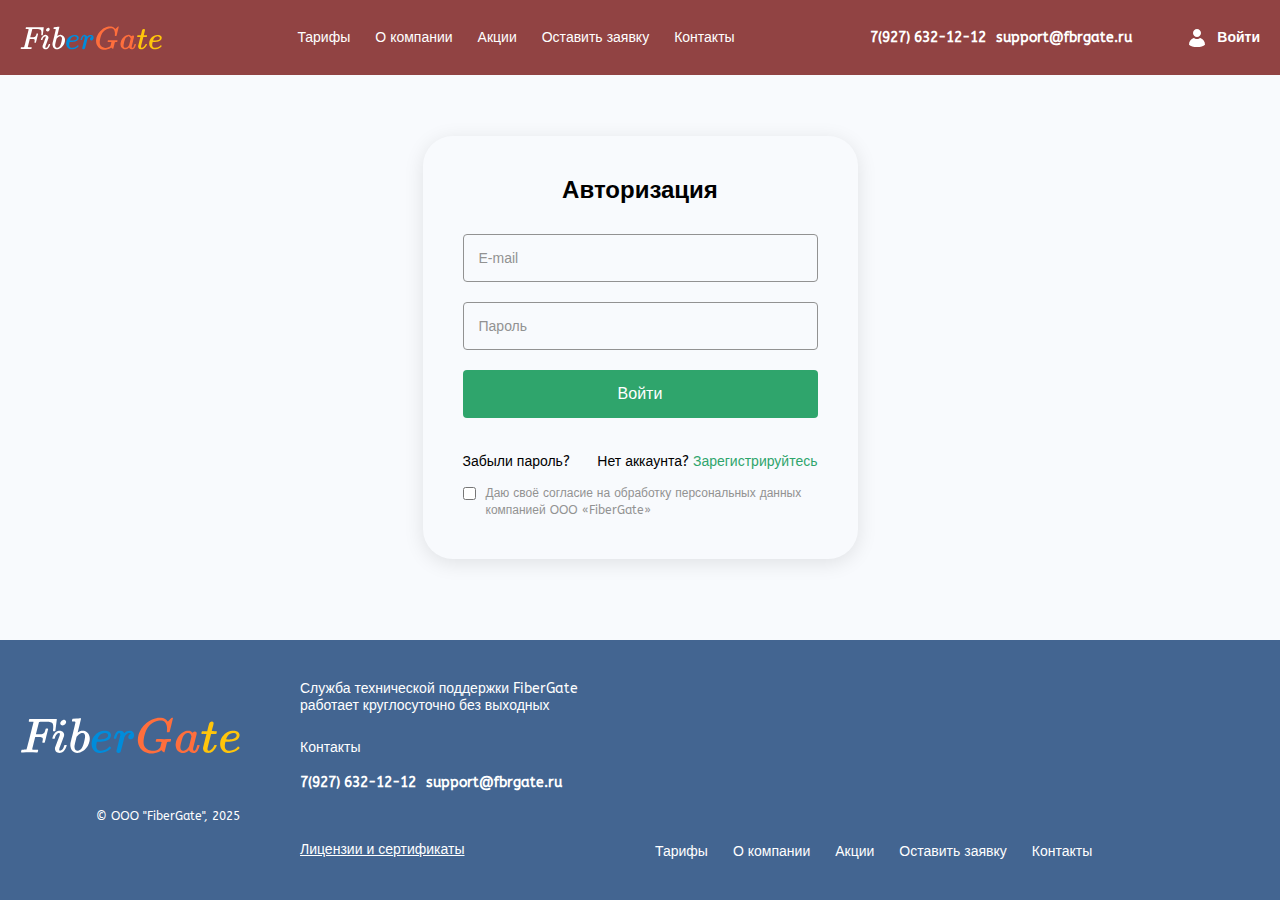
<file: authorization.html>
<!DOCTYPE html>
<html lang="ru">

<head>
  <meta charset="UTF-8">
  <meta name="viewport" content="width=device-width, initial-scale=1.0">
  <title>FiberGate - Авторизация</title>
  <link rel="stylesheet" href="./css/main.css">
  <link rel="stylesheet" href="./css/authorization.css">
</head>

<body>
  <header class="header">
    <div class="header__container container">
      <img class="logo" src="./icons/logo.svg" alt="Логотип" onclick="window.location.href='index.html'">

      <!-- Бургер меню -->
      <div class="burger-menu">
        <div class="burger-button">
          <span></span>
          <span></span>
          <span></span>
        </div>
      </div>

      <nav class="menu">
        <a href="catalog.html" class="menu-link">Тарифы</a>
        <a href="#" class="menu-link">О компании</a>
        <a href="#" class="menu-link">Акции</a>
        <a href="index.html#connect" class="menu-link" style="scroll-behavior: smooth;">Оставить заявку</a>
        <a href="support.html" class="menu-link">Контакты</a>
    </nav>

      <div class="user-actions">
        <div class="user-actions__phone-mail">
          <a href="tel:79276321212" class="user-actions__phone">7(927) 632-12-12</a>
          <a href="mailto:support@fbrgate.ru" class="user-actions__mail">support@fbrgate.ru</a>
        </div>
        <div class="user-actions__auth" onclick="window.location.href='authorization.html'">
          <svg width="20" height="20" viewBox="0 0 20 20" fill="none" xmlns="http://www.w3.org/2000/svg">
            <path fill-rule="evenodd" clip-rule="evenodd"
              d="M18 16.6316C16.3675 18.2105 13.7008 19 10 19C6.29917 19 3.63251 18.2105 2 16.6316C2 13.3481 3.90591 10.9832 6.70588 10C7.60059 10.4169 8.59455 11 10 11C11.4054 11 12.3311 10.3926 13.2941 10C16.0575 10.9965 18 13.3748 18 16.6316ZM10 9C7.79086 9 6 7.20914 6 5C6 2.79086 7.79086 1 10 1C12.2091 1 14 2.79086 14 5C14 7.20914 12.2091 9 10 9Z"
              fill="white" />
          </svg>
          <p>Войти</p>
        </div>
      </div>
    </div>
  </header>
  <main>
    <section class="auth-section">
      <div class="auth-container container">
        <form class="auth-form">
          <h2 class="auth-title">Авторизация</h2>

          <div class="input-group">
            <input type="email" id="email" name="email" placeholder="E-mail" required>
          </div>

          <div class="input-group">
            <input type="password" id="password" name="password" placeholder="Пароль" required>
          </div>

          <button type="submit" class="auth-button" onclick="window.location.href='lk.html'">Войти</button>

          <!-- Блок с дополнительными ссылками -->
          <div class="auth-links">
            <div class="auth-options">
              <a href="forgot-password.html" class="forgot-password">Забыли пароль?</a>
              <div class="auth-register">
                Нет аккаунта? <a href="registration.html">Зарегистрируйтесь</a>
              </div>
            </div>
          </div>

          <div class="auth-agreement">
            <input type="checkbox" id="agreement" name="agreement" required>
            <label for="agreement">
              Даю своё согласие на обработку персональных данных компанией ООО «FiberGate»
            </label>
          </div>
        </form>

        <!-- Альтернативный компактный вариант (закомментирован) -->
        <!--
        <div class="auth-footer">
          <p>Нет аккаунта? <a href="register.html">Зарегистрируйтесь</a></p>
        </div>
        -->
      </div>
    </section>
  </main>

  <footer class="footer">
    <div class="footer__container container">
      <div class="footer__logo">
        <img src="./icons/logo.svg" alt="Логотип">
        <p>© ООО "FiberGate", 2025</p>
      </div>
      <div class="footer__right">
        <p class="footer__support-text">
          Служба технической поддержки FiberGate
          работает круглосуточно без выходных
        </p>
        <div class="footer__contacts">
          <h2>Контакты</h2>
          <div class="footer__contacts-links">
            <a href="tel:79276321212" class="footer__contacts-link">
              7(927) 632-12-12
            </a>
            <a href="mailto:support@fbrgate.ru" class="footer__contacts-link">
              support@fbrgate.ru
            </a>
          </div>
        </div>
        <p class="license">Лицензии и сертификаты</p>
      </div>
      <nav class="menu footer__nav">
        <a href="catalog.html" class="menu-link">Тарифы</a>
        <a href="#" class="menu-link">О компании</a>
        <a href="#" class="menu-link">Акции</a>
        <a href="#connect" class="menu-link" style="scroll-behavior: smooth;">Оставить заявку</a>
        <a href="support.html" class="menu-link">Контакты</a>
    </nav>
    </div>
  </footer>

  <script>
    document.addEventListener('DOMContentLoaded', function () {
      const burgerMenu = document.querySelector('.burger-menu');
      const mobileOverlay = document.createElement('div');
      mobileOverlay.className = 'mobile-overlay';
      mobileOverlay.innerHTML = `
        <nav class="mobile-nav">
            <a href="#" class="mobile-link">Тарифы</a>
            <a href="#" class="mobile-link">О компании</a>
            <a href="#" class="mobile-link">Акции</a>
            <a href="#" class="mobile-link">Оставить заявку</a>
            <a href="#" class="mobile-link">Контакты</a>
        </nav>
        <div class="mobile-contacts">
            <div class ="mobile-contacts__phone-mail">
                <a href="tel:79276321212" class="mobile-phone">7(927) 632-12-12</a>
            <a href="mailto:support@fbrgate.ru" class="mobile-mail">support@fbrgate.ru</a>
                </div>
            <div class="mobile-auth">
                <svg width="20" height="20" viewBox="0 0 20 20" fill="none" xmlns="http://www.w3.org/2000/svg">
                    <path fill-rule="evenodd" clip-rule="evenodd" d="M18 16.6316C16.3675 18.2105 13.7008 19 10 19C6.29917 19 3.63251 18.2105 2 16.6316C2 13.3481 3.90591 10.9832 6.70588 10C7.60059 10.4169 8.59455 11 10 11C11.4054 11 12.3311 10.3926 13.2941 10C16.0575 10.9965 18 13.3748 18 16.6316ZM10 9C7.79086 9 6 7.20914 6 5C6 2.79086 7.79086 1 10 1C12.2091 1 14 2.79086 14 5C14 7.20914 12.2091 9 10 9Z" fill="white"/>
                </svg>
                <span>Войти</span>
            </div>
        </div>
    `;

      document.querySelector('.header').appendChild(mobileOverlay);

      // Функция для закрытия мобильного меню
      function closeMobileMenu() {
        burgerMenu.classList.remove('active');
        mobileOverlay.classList.remove('active');
        document.body.style.overflow = '';
      }

      burgerMenu.addEventListener('click', function () {
        this.classList.toggle('active');
        mobileOverlay.classList.toggle('active');
        document.body.style.overflow = mobileOverlay.classList.contains('active') ? 'hidden' : '';
      });

      mobileOverlay.querySelectorAll('.mobile-link').forEach(link => {
        link.addEventListener('click', function () {
          closeMobileMenu();
        });
      });

      // Автоматическое закрытие меню при изменении размера окна на десктоп
      window.addEventListener('resize', function () {
        if (window.innerWidth > 768) {
          closeMobileMenu();
        }
      });
    });
  </script>
</body>

</html>
</file>
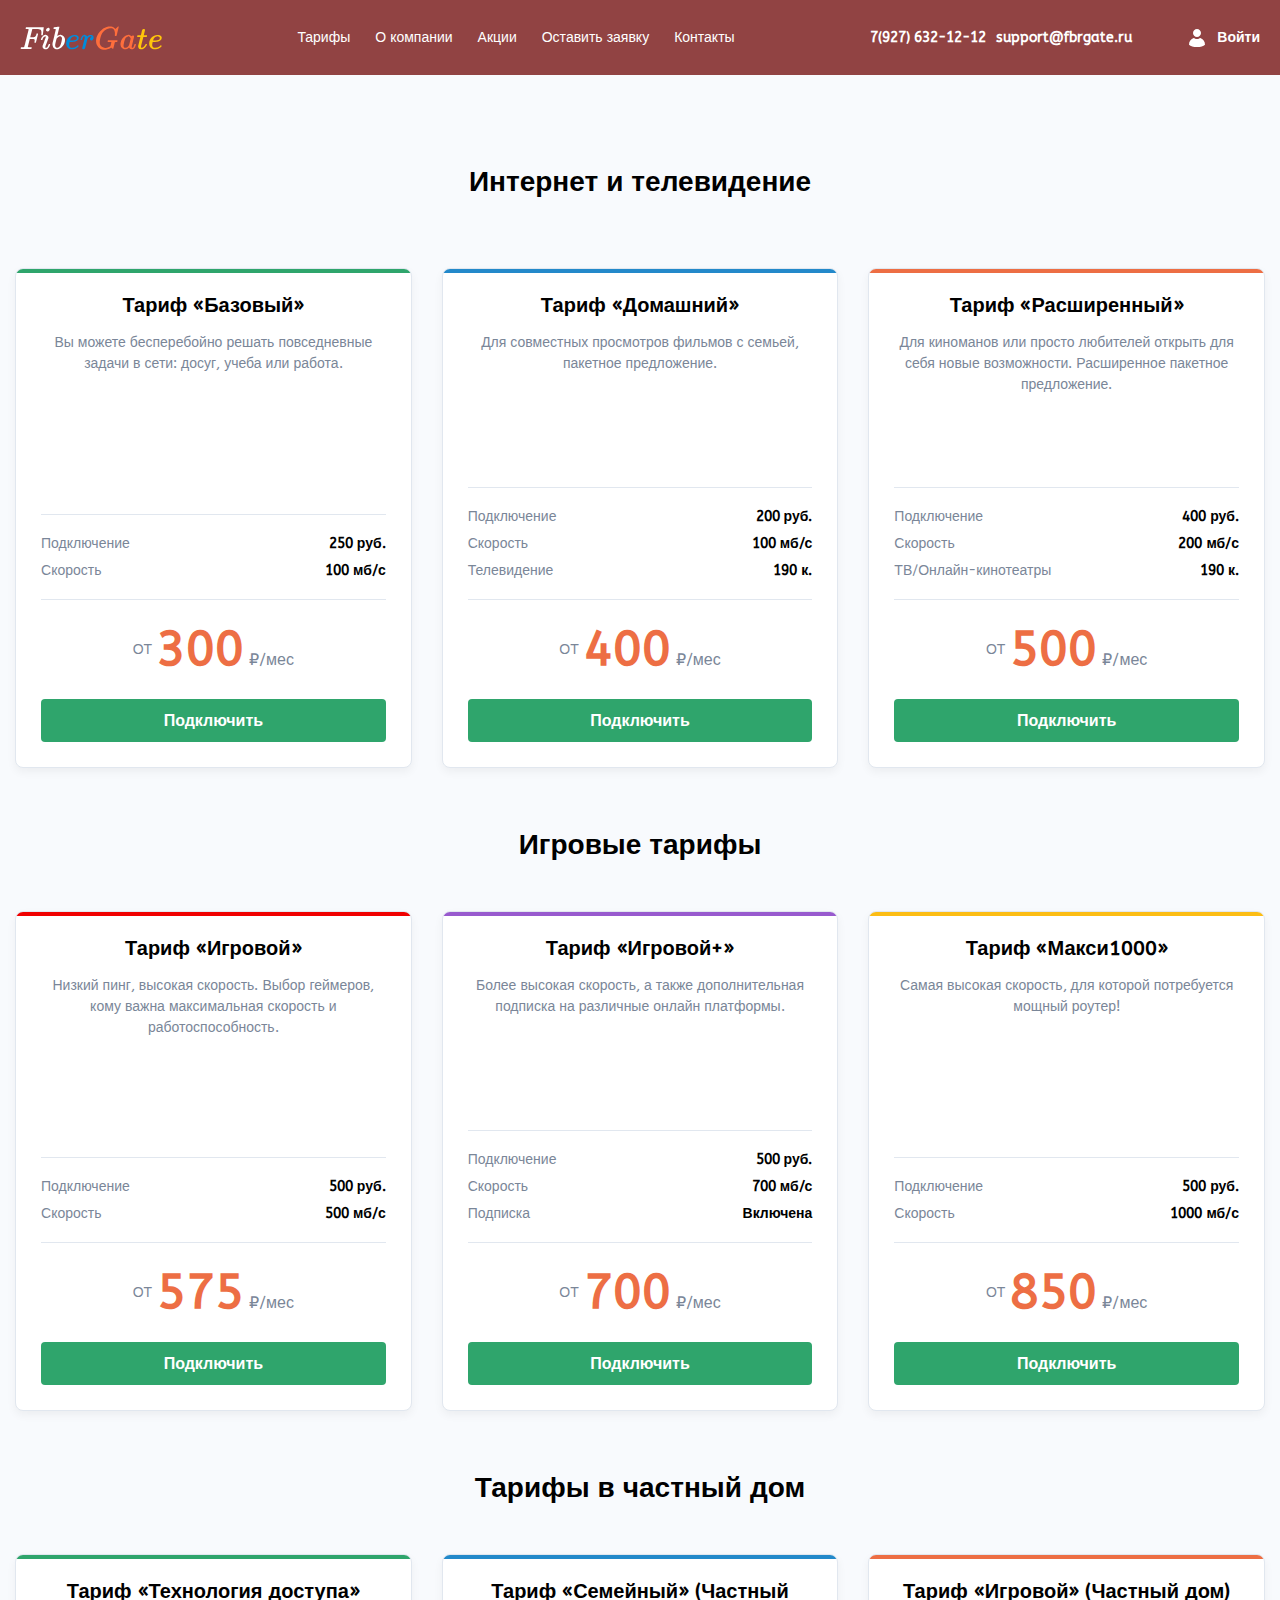
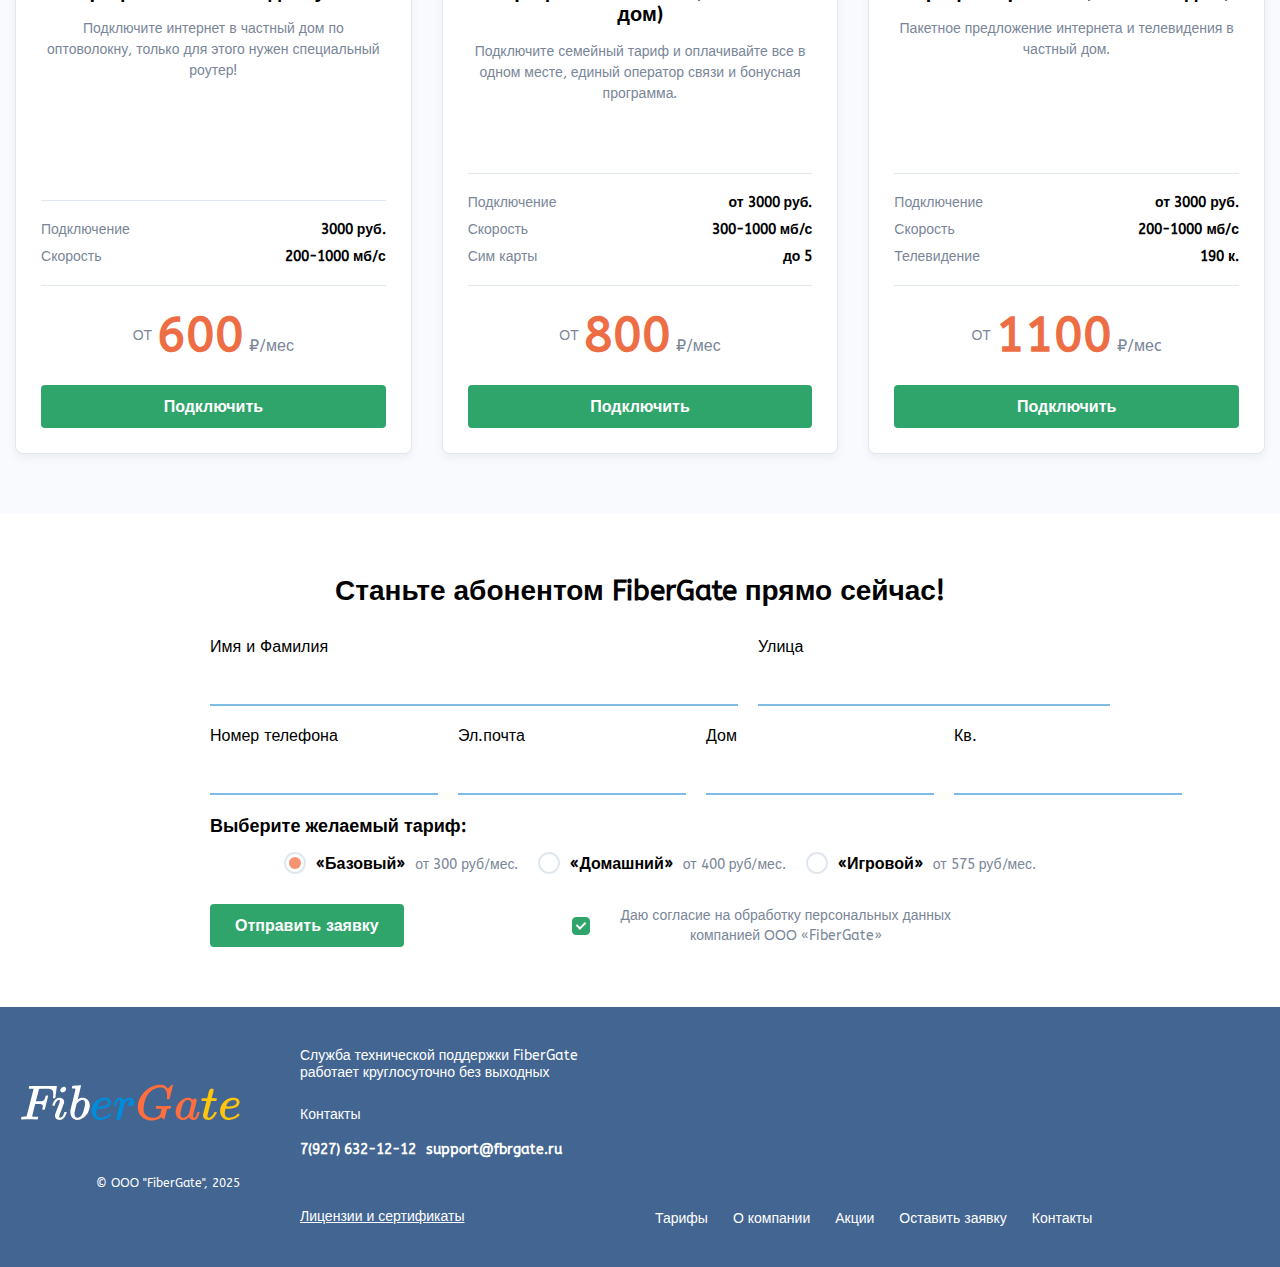
<file: catalog.html>
<!DOCTYPE html>
<html lang="ru">

<head>
    <meta charset="UTF-8">
    <meta name="viewport" content="width=device-width, initial-scale=1.0">
    <title>FiberGate - Каталог</title>
    <link rel="stylesheet" href="./css/main.css">
    <link rel="stylesheet" href="./css/catalog.css">
</head>

<body>
    <header class="header">
        <div class="header__container container">
            <img class="logo" src="./icons/logo.svg" alt="Логотип" onclick="window.location.href='index.html'">

            <!-- Бургер меню -->
            <div class="burger-menu">
                <div class="burger-button">
                    <span></span>
                    <span></span>
                    <span></span>
                </div>
            </div>

            <nav class="menu">
                <a href="catalog.html" class="menu-link">Тарифы</a>
                <a href="#" class="menu-link">О компании</a>
                <a href="#" class="menu-link">Акции</a>
                <a href="#connect" class="menu-link" style="scroll-behavior: smooth;">Оставить заявку</a>
                <a href="support.html" class="menu-link">Контакты</a>
            </nav>

            <div class="user-actions">
                <div class="user-actions__phone-mail">
                    <a href="tel:79276321212" class="user-actions__phone">7(927) 632-12-12</a>
                    <a href="mailto:support@fbrgate.ru" class="user-actions__mail">support@fbrgate.ru</a>
                </div>
                <div class="user-actions__auth" onclick="window.location.href='authorization.html'">
                    <svg width="20" height="20" viewBox="0 0 20 20" fill="none" xmlns="http://www.w3.org/2000/svg">
                        <path fill-rule="evenodd" clip-rule="evenodd"
                            d="M18 16.6316C16.3675 18.2105 13.7008 19 10 19C6.29917 19 3.63251 18.2105 2 16.6316C2 13.3481 3.90591 10.9832 6.70588 10C7.60059 10.4169 8.59455 11 10 11C11.4054 11 12.3311 10.3926 13.2941 10C16.0575 10.9965 18 13.3748 18 16.6316ZM10 9C7.79086 9 6 7.20914 6 5C6 2.79086 7.79086 1 10 1C12.2091 1 14 2.79086 14 5C14 7.20914 12.2091 9 10 9Z"
                            fill="white" />
                    </svg>
                    <p>Войти</p>
                </div>
            </div>
        </div>
    </header>

    <main>
        <section class="tariffs">
            <h2 class="tariffs__private-house-title">Интернет и телевидение</h2>
            
            <div class="container tariffs__container">
                <div class="tariff-card tariff-card--green-stripe">
                    <h2 class="tariff-card__title">Тариф «Базовый»</h2>
                    <p class="tariff-card__description">
                        Вы можете бесперебойно решать повседневные задачи в сети: досуг, учеба или работа.
                    </p>
                    <div class="tariff-card__details">
                        <div class="detail-item">
                            <span class="detail-item__label">Подключение</span>
                            <span class="detail-item__value">250 руб.</span>
                        </div>
                        <div class="detail-item">
                            <span class="detail-item__label">Скорость</span>
                            <span class="detail-item__value">100 мб/с</span>
                        </div>
                    </div>
                    <div class="tariff-card__price">
                        <span class="price__label">ОТ</span>
                        <span class="price__value">300</span>
                        <span class="price__currency">₽/мес</span>
                    </div>
                    <button class="button button--green" onclick="window.location.href='payment.html'">Подключить</button>
                </div>

                <div class="tariff-card tariff-card--blue-stripe">
                    <h2 class="tariff-card__title">Тариф «Домашний»</h2>
                    <p class="tariff-card__description">
                        Для совместных просмотров фильмов с семьей, пакетное предложение.
                    </p>
                    <div class="tariff-card__details">
                        <div class="detail-item">
                            <span class="detail-item__label">Подключение</span>
                            <span class="detail-item__value">200 руб.</span>
                        </div>
                        <div class="detail-item">
                            <span class="detail-item__label">Скорость</span>
                            <span class="detail-item__value">100 мб/с</span>
                        </div>
                        <div class="detail-item">
                            <span class="detail-item__label">Телевидение</span>
                            <span class="detail-item__value">190 к.</span>
                        </div>
                    </div>
                    <div class="tariff-card__price">
                        <span class="price__label">ОТ</span>
                        <span class="price__value">400</span>
                        <span class="price__currency">₽/мес</span>
                    </div>
                    <button class="button button--green" onclick="window.location.href='payment.html'">Подключить</button>
                </div>

                <div class="tariff-card tariff-card--orange-stripe">
                    <h2 class="tariff-card__title">Тариф «Расширенный»</h2>
                    <p class="tariff-card__description">
                        Для киноманов или просто любителей открыть для себя новые возможности. Расширенное пакетное предложение.
                    </p>
                    <div class="tariff-card__details">
                        <div class="detail-item">
                            <span class="detail-item__label">Подключение</span>
                            <span class="detail-item__value">400 руб.
                            </span>
                        </div>
                        <div class="detail-item">
                            <span class="detail-item__label">Скорость</span>
                            <span class="detail-item__value">200 мб/с</span>
                        </div>
                        <div class="detail-item">
                            <span class="detail-item__label">ТВ/Онлайн-кинотеатры</span>
                            <span class="detail-item__value">190 к.</span>
                        </div>
                    </div>
                    <div class="tariff-card__price">
                        <span class="price__label">ОТ</span>
                        <span class="price__value">500</span>
                        <span class="price__currency">₽/мес</span>
                    </div>
                    <button class="button button--green" onclick="window.location.href='payment.html'">Подключить</button>
                </div>

                <h2 class="tariffs__private-house-title">Игровые тарифы</h2>
                
                <div class="tariff-card tariff-card--red-stripe">
                    <h2 class="tariff-card__title">Тариф «Игровой»</h2>
                    <p class="tariff-card__description">
                        Низкий пинг, высокая скорость. Выбор геймеров, кому важна максимальная скорость и работоспособность.

                    </p>
                    <div class="tariff-card__details">
                        <div class="detail-item">
                            <span class="detail-item__label">Подключение</span>
                            <span class="detail-item__value">500 руб.</span>
                        </div>
                        <div class="detail-item">
                            <span class="detail-item__label">Скорость</span>
                            <span class="detail-item__value">500 мб/с</span>
                        </div>
                    </div>
                    <div class="tariff-card__price">
                        <span class="price__label">ОТ</span>
                        <span class="price__value">575</span>
                        <span class="price__currency">₽/мес</span>
                    </div>
                    <button class="button button--green" onclick="window.location.href='payment.html'">Подключить</button>
                </div>
                
                <div class="tariff-card tariff-card--violet-stripe">
                    <h2 class="tariff-card__title">Тариф «Игровой+»</h2>
                    <p class="tariff-card__description">
                        Более высокая скорость, а также дополнительная подписка на различные онлайн платформы.
                    </p>
                    <div class="tariff-card__details">
                        <div class="detail-item">
                            <span class="detail-item__label">Подключение</span>
                            <span class="detail-item__value">500 руб.</span>
                        </div>
                        <div class="detail-item">
                            <span class="detail-item__label">Скорость</span>
                            <span class="detail-item__value">700 мб/с</span>
                        </div>
                        <div class="detail-item">
                            <span class="detail-item__label">Подписка</span>
                            <span class="detail-item__value">Включена</span>
                        </div>
                    </div>
                    <div class="tariff-card__price">
                        <span class="price__label">ОТ</span>
                        <span class="price__value">700</span>
                        <span class="price__currency">₽/мес</span>
                    </div>
                    <button class="button button--green" onclick="window.location.href='payment.html'">Подключить</button>
                </div>
                
                <div class="tariff-card tariff-card--yellow-stripe">
                    <h2 class="tariff-card__title">Тариф «Макси1000»</h2>
                    <p class="tariff-card__description">
                        Самая высокая скорость, для которой потребуется мощный роутер!
                    </p>
                    <div class="tariff-card__details">
                        <div class="detail-item">
                            <span class="detail-item__label">Подключение</span>
                            <span class="detail-item__value">500 руб.</span>
                        </div>
                        <div class="detail-item">
                            <span class="detail-item__label">Скорость</span>
                            <span class="detail-item__value">1000 мб/с</span>
                        </div>
                    </div>
                    <div class="tariff-card__price">
                        <span class="price__label">ОТ</span>
                        <span class="price__value">850</span>
                        <span class="price__currency">₽/мес</span>
                    </div>
                    <button class="button button--green" onclick="window.location.href='payment.html'">Подключить</button>
                </div>
                
                <h2 class="tariffs__private-house-title">Тарифы в частный дом</h2>
                
                <div class="tariff-card tariff-card--green-stripe">
                    <h2 class="tariff-card__title">Тариф «Технология доступа»</h2>
                    <p class="tariff-card__description">
                        Подключите интернет в частный дом по оптоволокну, только для этого нужен специальный роутер!
                    </p>
                    <div class="tariff-card__details">
                        <div class="detail-item">
                            <span class="detail-item__label">Подключение</span>
                            <span class="detail-item__value">3000 руб.</span>
                        </div>
                        <div class="detail-item">
                            <span class="detail-item__label">Скорость</span>
                            <span class="detail-item__value">200-1000 мб/с</span>
                        </div>
                    </div>
                    <div class="tariff-card__price">
                        <span class="price__label">ОТ</span>
                        <span class="price__value">600</span>
                        <span class="price__currency">₽/мес</span>
                    </div>
                    <button class="button button--green" onclick="window.location.href='payment.html'">Подключить</button>
                </div>
                
                <div class="tariff-card tariff-card--blue-stripe">
                    <h2 class="tariff-card__title">Тариф «Семейный» (Частный дом)</h2>
                    <p class="tariff-card__description">
                        Подключите семейный тариф и оплачивайте все в одном месте, единый оператор связи и бонусная программа.
                    </p>
                    <div class="tariff-card__details">
                        <div class="detail-item">
                            <span class="detail-item__label">Подключение</span>
                            <span class="detail-item__value">от 3000 руб.</span>
                        </div>
                        <div class="detail-item">
                            <span class="detail-item__label">Скорость</span>
                            <span class="detail-item__value">300-1000 мб/с</span>
                        </div>
                        <div class="detail-item">
                            <span class="detail-item__label">Сим карты</span>
                            <span class="detail-item__value">до 5</span>
                        </div>
                    </div>
                    <div class="tariff-card__price">
                        <span class="price__label">ОТ</span>
                        <span class="price__value">800</span>
                        <span class="price__currency">₽/мес</span>
                    </div>
                    <button class="button button--green" onclick="window.location.href='payment.html'">Подключить</button>
                </div>

                <div class="tariff-card tariff-card--orange-stripe">
                    <h2 class="tariff-card__title">Тариф «Игровой» (Частный дом)</h2>
                    <p class="tariff-card__description">
                        Пакетное предложение интернета и телевидения в частный дом.
                    </p>
                    <div class="tariff-card__details">
                        <div class="detail-item">
                            <span class="detail-item__label">Подключение</span>
                            <span class="detail-item__value">от 3000 руб.</span>
                        </div>
                        <div class="detail-item">
                            <span class="detail-item__label">Скорость</span>
                            <span class="detail-item__value">200-1000 мб/с</span>
                        </div>
                        <div class="detail-item">
                            <span class="detail-item__label">Телевидение</span>
                            <span class="detail-item__value">190 к.</span>
                        </div>
                    </div>
                    <div class="tariff-card__price">
                        <span class="price__label">ОТ</span>
                        <span class="price__value">1100</span>
                        <span class="price__currency">₽/меc</span>
                    </div>
                    <button class="button button--green" onclick="window.location.href='payment.html'">Подключить</button>
                </div>
            </div>
        </section>

        <section class="application-form" id="connect">
            <div class="container application-form__container">
                <h2 class="application-form__title">Станьте абонентом FiberGate прямо сейчас!</h2>
                <form class="form">
                    <div class="form__row form__row--names-contacts">
                        <div class="input-label">
                            <label class="input-label-label">Имя и Фамилия</label>
                            <input type="text">
                        </div>
                        <div class="input-label">
                            <label class="input-label-label">Улица</label>
                            <input type="text">
                        </div>
                    </div>
                    <div class="form__row form__row--address">
                        <div class="input-label">
                            <label class="input-label-label">Номер телефона</label>
                            <input type="text">
                        </div>
                        <div class="input-label">
                            <label class="input-label-label">Эл.почта</label>
                            <input type="email">
                        </div>
                        <div class="input-label">
                            <label class="input-label-label">Дом</label>
                            <input type="text">
                        </div>
                        <div class="input-label">
                            <label class="input-label-label">Кв.</label>
                            <input type="text">
                        </div>
                    </div>

                    <div class="form__tariffs">
                        <label class="form__tariffs-label">Выберите желаемый тариф:</label>
                        <div class="form__radio-group">
                            <label class="radio-option">
                                <input type="radio" name="tariff" value="Базовый" checked>
                                <span class="radio-option__text">«Базовый» <span class="price">от 300 руб/мес.</span></span>
                            </label>
                            <label class="radio-option">
                                <input type="radio" name="tariff" value="Домашний">
                                <span class="radio-option__text">«Домашний» <span class="price">от 400 руб/мес.</span></span>
                            </label>
                            <label class="radio-option">
                                <input type="radio" name="tariff" value="Игровой">
                                <span class="radio-option__text">«Игровой» <span class="price">от 575 руб/мес.</span></span>
                            </label>

                        </div>
                    </div>

                    <div class="form__submit">
                        <button type="submit" class="button button--green">Отправить заявку</button>
                        <label class="checkbox-option">
                            <input type="checkbox" name="agreement" checked>
                            <span class="checkbox-option__text">
                                Даю согласие на обработку персональных данных компанией ООО «FiberGate»
                            </span>
                        </label>
                    </div>
                </form>
            </div>
        </section>
    </main>


    <footer class="footer">
        <div class="footer__container container">
            <div class="footer__logo">
                <img src="./icons/logo.svg" alt="Логотип">
                <p>© ООО "FiberGate", 2025</p>
            </div>
            <div class="footer__right">
                <p class="footer__support-text">
                    Служба технической поддержки FiberGate
                    работает круглосуточно без выходных
                </p>
                <div class="footer__contacts">
                    <h2>Контакты</h2>
                    <div class="footer__contacts-links">
                        <a href="tel:79276321212" class="footer__contacts-link">
                            7(927) 632-12-12
                        </a>
                        <a href="mailto:support@fbrgate.ru" class="footer__contacts-link">
                            support@fbrgate.ru
                        </a>
                    </div>
                </div>
                <p class="license">Лицензии и сертификаты</p>
            </div>
            <nav class="menu footer__nav">
                <a href="catalog.html" class="menu-link">Тарифы</a>
                <a href="#" class="menu-link">О компании</a>
                <a href="#" class="menu-link">Акции</a>
                <a href="#connect" class="menu-link" style="scroll-behavior: smooth;">Оставить заявку</a>
                <a href="support.html" class="menu-link">Контакты</a>
            </nav>
        </div>
    </footer>

    <script>
        document.addEventListener('DOMContentLoaded', function () {
            const burgerMenu = document.querySelector('.burger-menu');
            const mobileOverlay = document.createElement('div');
            mobileOverlay.className = 'mobile-overlay';
            mobileOverlay.innerHTML = `
            <nav class="mobile-nav">
                <a href="catalog.html" class="mobile-link">Тарифы</a>
                <a href="#" class="mobile-link">О компании</a>
                <a href="#" class="mobile-link">Акции</a>
                <a href="#connect" class="mobile-link">Оставить заявку</a>
                <a href="support.html" class="mobile-link">Контакты</a>
            </nav>
            <div class="mobile-contacts">
                <div class ="mobile-contacts__phone-mail">
                    <a href="tel:79276321212" class="mobile-phone">7(927) 632-12-12</a>
                <a href="mailto:support@fbrgate.ru" class="mobile-mail">support@fbrgate.ru</a>
                    </div>
                <div class="mobile-auth" onclick="window.location.href='authorization.html'">
                    <svg width="20" height="20" viewBox="0 0 20 20" fill="none" xmlns="http://www.w3.org/2000/svg">
                        <path fill-rule="evenodd" clip-rule="evenodd" d="M18 16.6316C16.3675 18.2105 13.7008 19 10 19C6.29917 19 3.63251 18.2105 2 16.6316C2 13.3481 3.90591 10.9832 6.70588 10C7.60059 10.4169 8.59455 11 10 11C11.4054 11 12.3311 10.3926 13.2941 10C16.0575 10.9965 18 13.3748 18 16.6316ZM10 9C7.79086 9 6 7.20914 6 5C6 2.79086 7.79086 1 10 1C12.2091 1 14 2.79086 14 5C14 7.20914 12.2091 9 10 9Z" fill="white"/>
                    </svg>
                    <span>Войти</span>
                </div>
            </div>
        `;

            document.querySelector('.header').appendChild(mobileOverlay);

            // Функция для закрытия мобильного меню
            function closeMobileMenu() {
                burgerMenu.classList.remove('active');
                mobileOverlay.classList.remove('active');
                document.body.style.overflow = '';
            }

            burgerMenu.addEventListener('click', function () {
                this.classList.toggle('active');
                mobileOverlay.classList.toggle('active');
                document.body.style.overflow = mobileOverlay.classList.contains('active') ? 'hidden' : '';
            });

            mobileOverlay.querySelectorAll('.mobile-link').forEach(link => {
                link.addEventListener('click', function () {
                    closeMobileMenu();
                });
            });

            // Автоматическое закрытие меню при изменении размера окна на десктоп
            window.addEventListener('resize', function () {
                if (window.innerWidth > 768) {
                    closeMobileMenu();
                }
            });
        });
    </script>
</body>

</html>
</file>
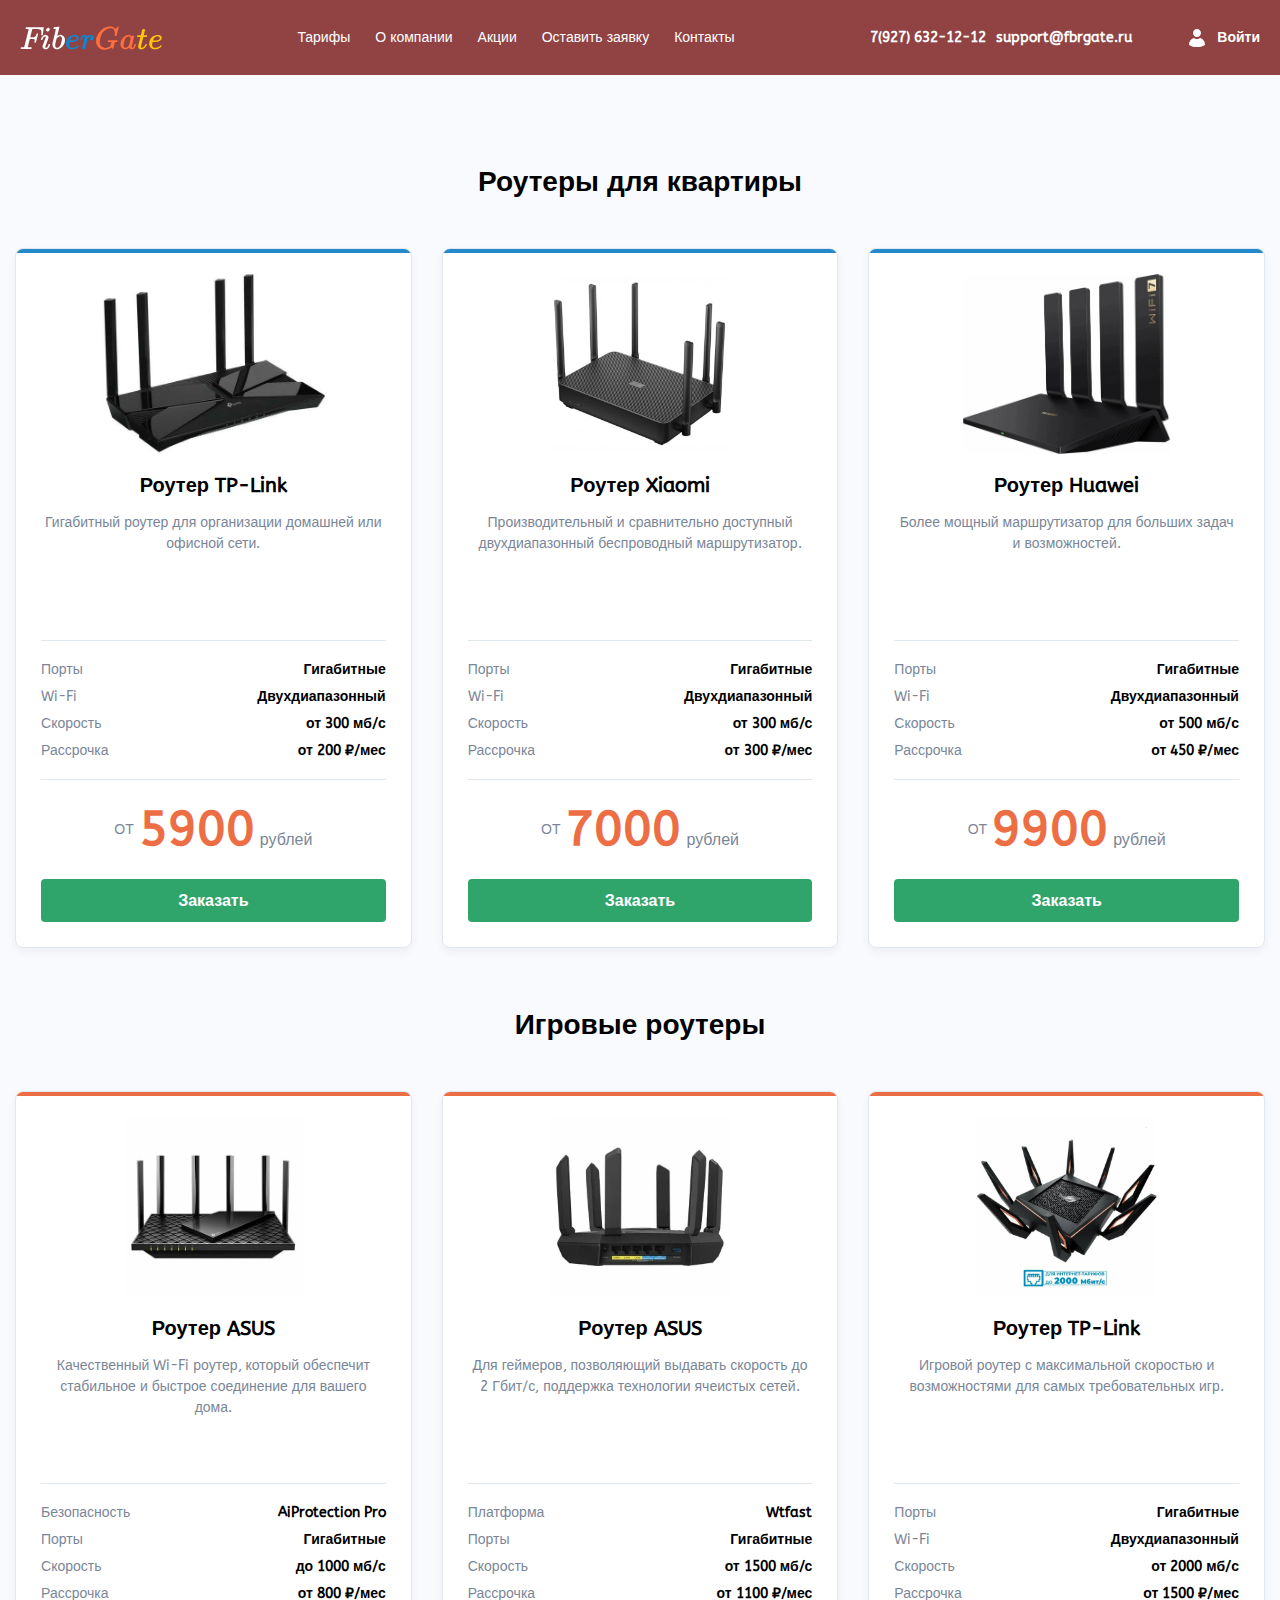
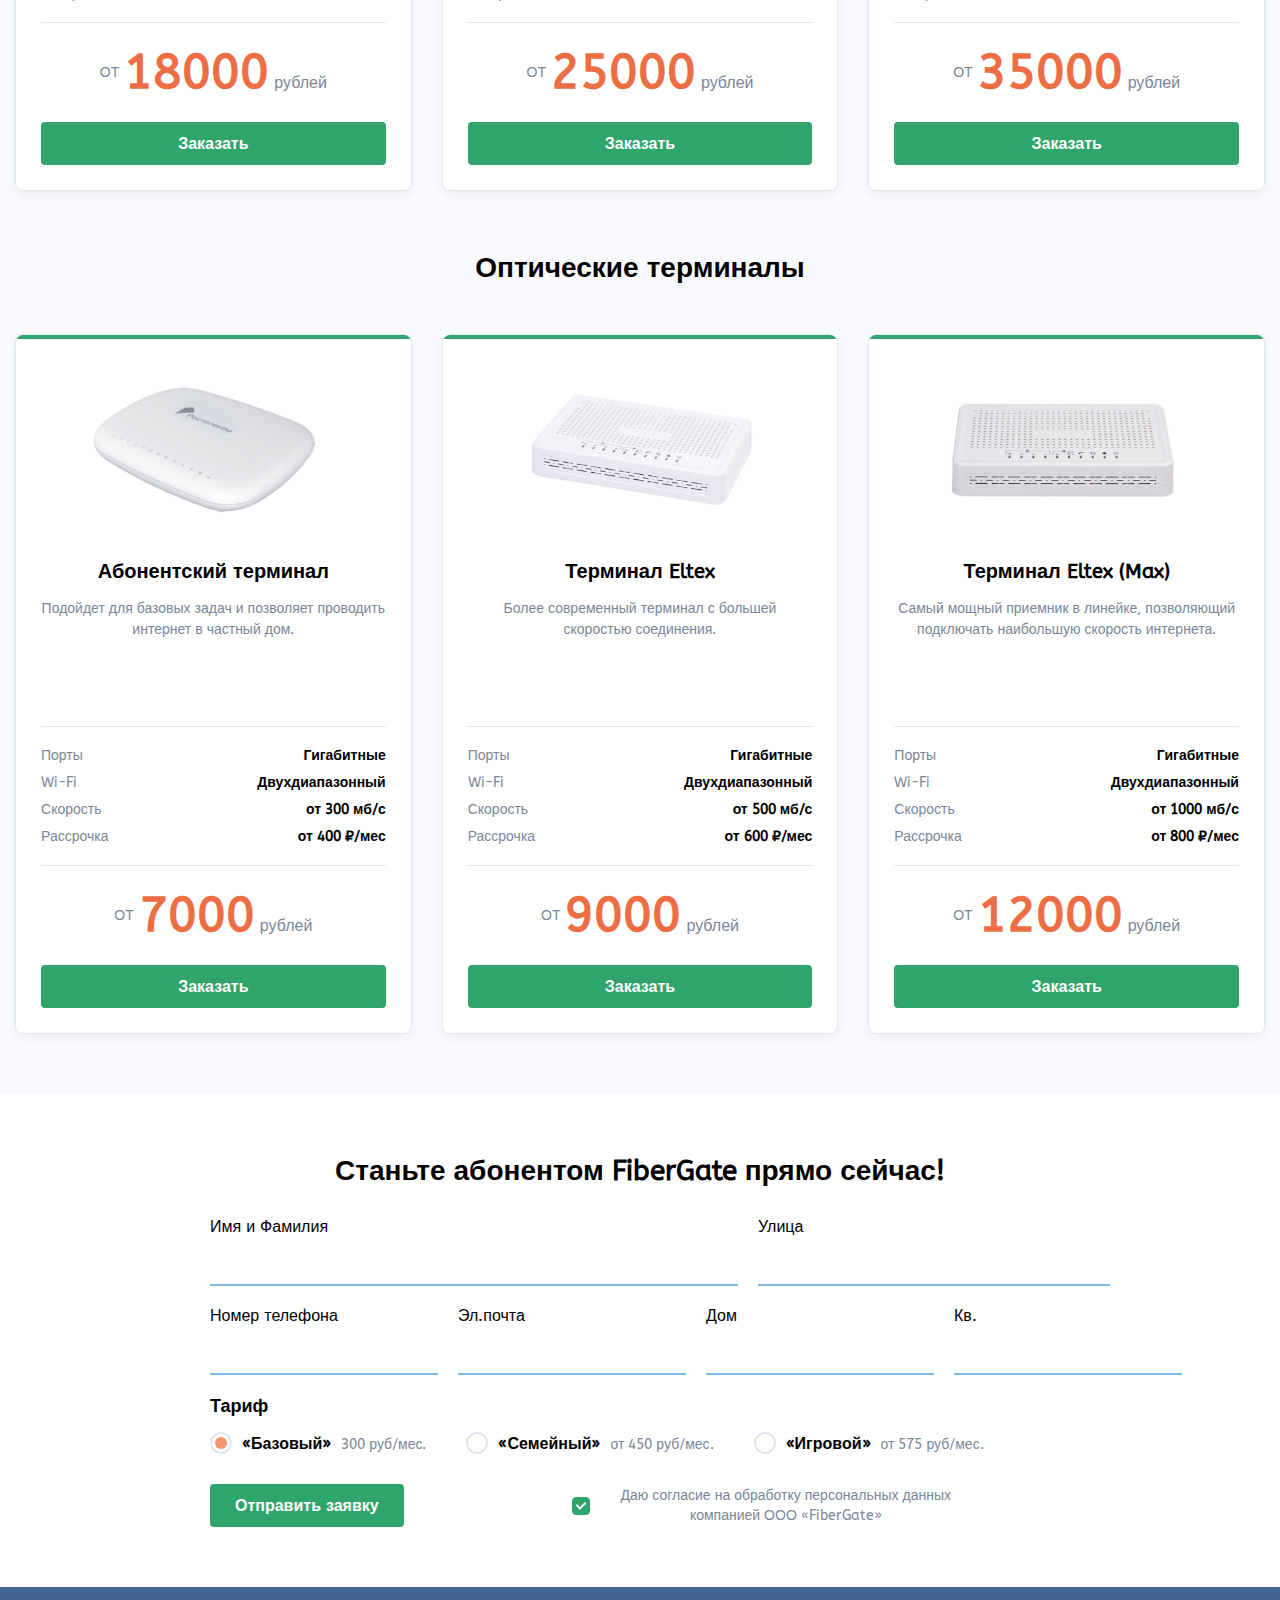
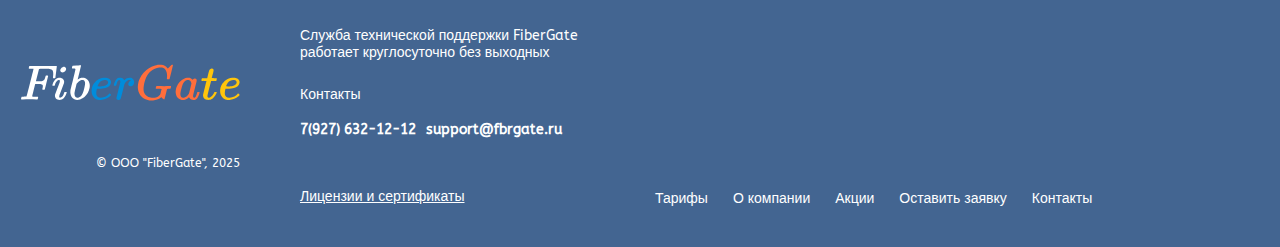
<file: equipment.html>
<!DOCTYPE html>
<html lang="ru">

<head>
    <meta charset="UTF-8">
    <meta name="viewport" content="width=device-width, initial-scale=1.0">
    <title>FiberGate - Оборудование</title>
    <link rel="stylesheet" href="./css/main.css">
    <link rel="stylesheet" href="./css/equipment.css">
</head>

<body>
    <header class="header">
        <div class="header__container container">
            <img class="logo" src="./icons/logo.svg" alt="Логотип" onclick="window.location.href='index.html'">

            <!-- Бургер меню -->
            <div class="burger-menu">
                <div class="burger-button">
                    <span></span>
                    <span></span>
                    <span></span>
                </div>
            </div>

            <nav class="menu">
                <a href="catalog.html" class="menu-link">Тарифы</a>
                <a href="#" class="menu-link">О компании</a>
                <a href="#" class="menu-link">Акции</a>
                <a href="#connect" class="menu-link" style="scroll-behavior: smooth;">Оставить заявку</a>
                <a href="support.html" class="menu-link">Контакты</a>
            </nav>

            <div class="user-actions">
                <div class="user-actions__phone-mail">
                    <a href="tel:79276321212" class="user-actions__phone">7(927) 632-12-12</a>
                    <a href="mailto:support@fbrgate.ru" class="user-actions__mail">support@fbrgate.ru</a>
                </div>
                <div class="user-actions__auth">
                    <svg width="20" height="20" viewBox="0 0 20 20" fill="none" xmlns="http://www.w3.org/2000/svg">
                        <path fill-rule="evenodd" clip-rule="evenodd"
                            d="M18 16.6316C16.3675 18.2105 13.7008 19 10 19C6.29917 19 3.63251 18.2105 2 16.6316C2 13.3481 3.90591 10.9832 6.70588 10C7.60059 10.4169 8.59455 11 10 11C11.4054 11 12.3311 10.3926 13.2941 10C16.0575 10.9965 18 13.3748 18 16.6316ZM10 9C7.79086 9 6 7.20914 6 5C6 2.79086 7.79086 1 10 1C12.2091 1 14 2.79086 14 5C14 7.20914 12.2091 9 10 9Z"
                            fill="white" />
                    </svg>
                    <p>Войти</p>
                </div>
            </div>
        </div>
    </header>

    <main>
        <section class="equipment">         
            <div class="container equipment__container">
                <h2 class="equipment__category-title">Роутеры для квартиры</h2>
                
                <div class="equipment-card equipment-card--blue-stripe">
                    <div class="equipment-card__image-wrapper">
                        <img src="./img/router1.png" alt="Роутер TP-Link">
                    </div>
                    <h3 class="equipment-card__title">Роутер TP-Link</h3>
                    <p class="equipment-card__description">
                        Гигабитный роутер для организации домашней или офисной сети.
                    </p>
                    <div class="equipment-card__details">
                        <div class="detail-item">
                            <span class="detail-item__label">Порты</span>
                            <span class="detail-item__value">Гигабитные</span>
                        </div>
                        <div class="detail-item">
                            <span class="detail-item__label">Wi-Fi</span>
                            <span class="detail-item__value">Двухдиапазонный</span>
                        </div>
                        <div class="detail-item">
                            <span class="detail-item__label">Скорость</span>
                            <span class="detail-item__value">от 300 мб/с</span>
                        </div>
                        <div class="detail-item">
                            <span class="detail-item__label">Рассрочка</span>
                            <span class="detail-item__value">от 200 ₽/мес</span>
                        </div>
                    </div>
                    <div class="equipment-card__price">
                        <span class="price__label">ОТ</span>
                        <span class="price__value">5900</span>
                        <span class="price__currency">рублей</span>
                    </div>
                    <button class="button button--green">Заказать</button>
                </div>

                <div class="equipment-card equipment-card--blue-stripe">
                    <div class="equipment-card__image-wrapper">
                        <img src="./img/router2.png" alt="Роутер Xiaomi">
                    </div>
                    <h3 class="equipment-card__title">Роутер Xiaomi</h3>
                    <p class="equipment-card__description">
                        Производительный и сравнительно доступный двухдиапазонный беспроводный маршрутизатор.
                    </p>
                    <div class="equipment-card__details">
                        <div class="detail-item">
                            <span class="detail-item__label">Порты</span>
                            <span class="detail-item__value">Гигабитные</span>
                        </div>
                        <div class="detail-item">
                            <span class="detail-item__label">Wi-Fi</span>
                            <span class="detail-item__value">Двухдиапазонный</span>
                        </div>
                        <div class="detail-item">
                            <span class="detail-item__label">Скорость</span>
                            <span class="detail-item__value">от 300 мб/с</span>
                        </div>
                        <div class="detail-item">
                            <span class="detail-item__label">Рассрочка</span>
                            <span class="detail-item__value">от 300 ₽/мес</span>
                        </div>
                    </div>
                    <div class="equipment-card__price">
                        <span class="price__label">ОТ</span>
                        <span class="price__value">7000</span>
                        <span class="price__currency">рублей</span>
                    </div>
                    <button class="button button--green">Заказать</button>
                </div>

                <div class="equipment-card equipment-card--blue-stripe">
                    <div class="equipment-card__image-wrapper">
                        <img src="./img/router3.png" alt="Роутер Huawei">
                    </div>
                    <h3 class="equipment-card__title">Роутер Huawei</h3>
                    <p class="equipment-card__description">
                        Более мощный маршрутизатор для больших задач и возможностей.
                    </p>
                    <div class="equipment-card__details">
                        <div class="detail-item">
                            <span class="detail-item__label">Порты</span>
                            <span class="detail-item__value">Гигабитные</span>
                        </div>
                        <div class="detail-item">
                            <span class="detail-item__label">Wi-Fi</span>
                            <span class="detail-item__value">Двухдиапазонный</span>
                        </div>
                        <div class="detail-item">
                            <span class="detail-item__label">Скорость</span>
                            <span class="detail-item__value">от 500 мб/с</span>
                        </div>
                        <div class="detail-item">
                            <span class="detail-item__label">Рассрочка</span>
                            <span class="detail-item__value">от 450 ₽/мес</span>
                        </div>
                    </div>
                    <div class="equipment-card__price">
                        <span class="price__label">ОТ</span>
                        <span class="price__value">9900</span>
                        <span class="price__currency">рублей</span>
                    </div>
                    <button class="button button--green">Заказать</button>
                </div>
                
                <h2 class="equipment__category-title">Игровые роутеры</h2>
                
                <div class="equipment-card equipment-card--red-stripe">
                    <div class="equipment-card__image-wrapper">
                        <img src="./img/router4.png" alt="Игровой роутер ASUS">
                    </div>
                    <h3 class="equipment-card__title">Роутер ASUS</h3>
                    <p class="equipment-card__description">
                        Качественный Wi-Fi роутер, который обеспечит стабильное и быстрое соединение для вашего дома.
                    </p>
                    <div class="equipment-card__details">
                        <div class="detail-item">
                            <span class="detail-item__label">Безопасность</span>
                            <span class="detail-item__value">AiProtection Pro</span>
                        </div>
                        <div class="detail-item">
                            <span class="detail-item__label">Порты</span>
                            <span class="detail-item__value">Гигабитные</span>
                        </div>
                        <div class="detail-item">
                            <span class="detail-item__label">Скорость</span>
                            <span class="detail-item__value">до 1000 мб/с</span>
                        </div>
                        <div class="detail-item">
                            <span class="detail-item__label">Рассрочка</span>
                            <span class="detail-item__value">от 800 ₽/мес</span>
                        </div>
                    </div>
                    <div class="equipment-card__price">
                        <span class="price__label">ОТ</span>
                        <span class="price__value">18000</span>
                        <span class="price__currency">рублей</span>
                    </div>
                    <button class="button button--green">Заказать</button>
                </div>
                
                <div class="equipment-card equipment-card--red-stripe">
                    <div class="equipment-card__image-wrapper">
                        <img src="./img/router5.png" alt="Игровой роутер ASUS">
                    </div>
                    <h3 class="equipment-card__title">Роутер ASUS</h3>
                    <p class="equipment-card__description">
                        Для геймеров, позволяющий выдавать скорость до 2 Гбит/с, поддержка технологии ячеистых сетей.
                    </p>
                    <div class="equipment-card__details">
                        <div class="detail-item">
                            <span class="detail-item__label">Платформа</span>
                            <span class="detail-item__value">Wtfast</span>
                        </div>
                        <div class="detail-item">
                            <span class="detail-item__label">Порты</span>
                            <span class="detail-item__value">Гигабитные</span>
                        </div>
                        <div class="detail-item">
                            <span class="detail-item__label">Скорость</span>
                            <span class="detail-item__value">от 1500 мб/с</span>
                        </div>
                        <div class="detail-item">
                            <span class="detail-item__label">Рассрочка</span>
                            <span class="detail-item__value">от 1100 ₽/мес</span>
                        </div>
                    </div>
                    <div class="equipment-card__price">
                        <span class="price__label">ОТ</span>
                        <span class="price__value">25000</span>
                        <span class="price__currency">рублей</span>
                    </div>
                    <button class="button button--green">Заказать</button>
                </div>
                
                <div class="equipment-card equipment-card--red-stripe">
                    <div class="equipment-card__image-wrapper">
                        <img src="./img/router6.png" alt="Игровой роутер TP-Link">
                    </div>
                    <h3 class="equipment-card__title">Роутер TP-Link</h3>
                    <p class="equipment-card__description">
                        Игровой роутер с максимальной скоростью и возможностями для самых требовательных игр.
                    </p>
                    <div class="equipment-card__details">
                        <div class="detail-item">
                            <span class="detail-item__label">Порты</span>
                            <span class="detail-item__value">Гигабитные</span>
                        </div>
                        <div class="detail-item">
                            <span class="detail-item__label">Wi-Fi</span>
                            <span class="detail-item__value">Двухдиапазонный</span>
                        </div>
                        <div class="detail-item">
                            <span class="detail-item__label">Скорость</span>
                            <span class="detail-item__value">от 2000 мб/с</span>
                        </div>
                        <div class="detail-item">
                            <span class="detail-item__label">Рассрочка</span>
                            <span class="detail-item__value">от 1500 ₽/мес</span>
                        </div>
                    </div>
                    <div class="equipment-card__price">
                        <span class="price__label">ОТ</span>
                        <span class="price__value">35000</span>
                        <span class="price__currency">рублей</span>
                    </div>
                    <button class="button button--green">Заказать</button>
                </div>
                
                <h2 class="equipment__category-title">Оптические терминалы</h2>
                
                <div class="equipment-card equipment-card--green-stripe">
                    <div class="equipment-card__image-wrapper">
                        <img src="./img/terminal1.png" alt="Абонентский терминал">
                    </div>
                    <h3 class="equipment-card__title">Абонентский терминал</h3>
                    <p class="equipment-card__description">
                        Подойдет для базовых задач и позволяет проводить интернет в частный дом.
                    </p>
                    <div class="equipment-card__details">
                        <div class="detail-item">
                            <span class="detail-item__label">Порты</span>
                            <span class="detail-item__value">Гигабитные</span>
                        </div>
                        <div class="detail-item">
                            <span class="detail-item__label">Wi-Fi</span>
                            <span class="detail-item__value">Двухдиапазонный</span>
                        </div>
                        <div class="detail-item">
                            <span class="detail-item__label">Скорость</span>
                            <span class="detail-item__value">от 300 мб/с</span>
                        </div>
                        <div class="detail-item">
                            <span class="detail-item__label">Рассрочка</span>
                            <span class="detail-item__value">от 400 ₽/мес</span>
                        </div>
                    </div>
                    <div class="equipment-card__price">
                        <span class="price__label">ОТ</span>
                        <span class="price__value">7000</span>
                        <span class="price__currency">рублей</span>
                    </div>
                    <button class="button button--green">Заказать</button>
                </div>
                
                <div class="equipment-card equipment-card--green-stripe">
                    <div class="equipment-card__image-wrapper">
                        <img src="./img/terminal2.png" alt="Терминал Eltex">
                    </div>
                    <h3 class="equipment-card__title">Терминал Eltex</h3>
                    <p class="equipment-card__description">
                        Более современный терминал с большей скоростью соединения.
                    </p>
                    <div class="equipment-card__details">
                        <div class="detail-item">
                            <span class="detail-item__label">Порты</span>
                            <span class="detail-item__value">Гигабитные</span>
                        </div>
                        <div class="detail-item">
                            <span class="detail-item__label">Wi-Fi</span>
                            <span class="detail-item__value">Двухдиапазонный</span>
                        </div>
                        <div class="detail-item">
                            <span class="detail-item__label">Скорость</span>
                            <span class="detail-item__value">от 500 мб/с</span>
                        </div>
                        <div class="detail-item">
                            <span class="detail-item__label">Рассрочка</span>
                            <span class="detail-item__value">от 600 ₽/мес</span>
                        </div>
                    </div>
                    <div class="equipment-card__price">
                        <span class="price__label">ОТ</span>
                        <span class="price__value">9000</span>
                        <span class="price__currency">рублей</span>
                    </div>
                    <button class="button button--green">Заказать</button>
                </div>
                
                <div class="equipment-card equipment-card--green-stripe">
                    <div class="equipment-card__image-wrapper">
                        <img src="./img/terminal3.png" alt="Терминал Eltex">
                    </div>
                    <h3 class="equipment-card__title">Терминал Eltex (Max)</h3>
                    <p class="equipment-card__description">
                        Самый мощный приемник в линейке, позволяющий подключать наибольшую скорость интернета.
                    </p>
                    <div class="equipment-card__details">
                        <div class="detail-item">
                            <span class="detail-item__label">Порты</span>
                            <span class="detail-item__value">Гигабитные</span>
                        </div>
                        <div class="detail-item">
                            <span class="detail-item__label">Wi-Fi</span>
                            <span class="detail-item__value">Двухдиапазонный</span>
                        </div>
                        <div class="detail-item">
                            <span class="detail-item__label">Скорость</span>
                            <span class="detail-item__value">от 1000 мб/с</span>
                        </div>
                        <div class="detail-item">
                            <span class="detail-item__label">Рассрочка</span>
                            <span class="detail-item__value">от 800 ₽/мес</span>
                        </div>
                    </div>
                    <div class="equipment-card__price">
                        <span class="price__label">ОТ</span>
                        <span class="price__value">12000</span>
                        <span class="price__currency">рублей</span>
                    </div>
                    <button class="button button--green">Заказать</button>
                </div>
            </div>
        </section>

        <section class="application-form" id="connect">
            <div class="container application-form__container">
                <h2 class="application-form__title">Станьте абонентом FiberGate прямо сейчас!</h2>
                <form class="form">
                    <div class="form__row form__row--names-contacts">
                        <div class="input-label">
                            <label class="input-label-label">Имя и Фамилия</label>
                            <input type="text">
                        </div>
                        <div class="input-label">
                            <label class="input-label-label">Улица</label>
                            <input type="text">
                        </div>

                    </div>
                    <div class="form__row form__row--address">
                        <div class="input-label">
                            <label class="input-label-label">Номер телефона</label>
                            <input type="text">
                        </div>
                        <div class="input-label">
                            <label class="input-label-label">Эл.почта</label>
                            <input type="email">
                        </div>
                        <div class="input-label">
                            <label class="input-label-label">Дом</label>
                            <input type="text">
                        </div>
                        <div class="input-label">
                            <label class="input-label-label">Кв.</label>
                            <input type="text">
                        </div>
                    </div>

                    <div class="form__tariffs">
                        <label class="form__tariffs-label">Тариф</label>
                        <div class="form__radio-group">
                            <label class="radio-option">
                                <input type="radio" name="tariff" value="base" checked>
                                <span class="radio-option__text">«Базовый» <span class="price">300
                                        руб/мес.</span></span>
                            </label>
                            <label class="radio-option">
                                <input type="radio" name="tariff" value="family">
                                <span class="radio-option__text">«Семейный» <span class="price">от 450
                                        руб/мес.</span></span>
                            </label>
                            <label class="radio-option">
                                <input type="radio" name="tariff" value="game">
                                <span class="radio-option__text">«Игровой» <span class="price">от 575
                                        руб/мес.</span></span>
                            </label>
                        </div>
                    </div>

                    <div class="form__submit">
                        <button type="submit" class="button button--green">Отправить заявку</button>
                        <label class="checkbox-option">
                            <input type="checkbox" name="agreement" checked>
                            <span class="checkbox-option__text">
                                Даю согласие на обработку персональных данных компанией ООО «FiberGate»
                            </span>
                        </label>
                    </div>
                </form>
            </div>
        </section>
    </main>


    <footer class="footer">
        <div class="footer__container container">
            <div class="footer__logo">
                <img src="./icons/logo.svg" alt="Логотип">
                <p>© ООО "FiberGate", 2025</p>
            </div>
            <div class="footer__right">
                <p class="footer__support-text">
                    Служба технической поддержки FiberGate
                    работает круглосуточно без выходных
                </p>
                <div class="footer__contacts">
                    <h2>Контакты</h2>
                    <div class="footer__contacts-links">
                        <a href="tel:79276321212" class="footer__contacts-link">
                            7(927) 632-12-12
                        </a>
                        <a href="mailto:support@fbrgate.ru" class="footer__contacts-link">
                            support@fbrgate.ru
                        </a>
                    </div>
                </div>
                <p class="license">Лицензии и сертификаты</p>
            </div>
            <nav class="menu footer__nav">
                <a href="catalog.html" class="menu-link">Тарифы</a>
                <a href="#" class="menu-link">О компании</a>
                <a href="#" class="menu-link">Акции</a>
                <a href="#connect" class="menu-link" style="scroll-behavior: smooth;">Оставить заявку</a>
                <a href="support.html" class="menu-link">Контакты</a>
            </nav>
        </div>
    </footer>

    <script>
        document.addEventListener('DOMContentLoaded', function () {
            const burgerMenu = document.querySelector('.burger-menu');
            const mobileOverlay = document.createElement('div');
            mobileOverlay.className = 'mobile-overlay';
            mobileOverlay.innerHTML = `
            <nav class="mobile-nav">
               <a href="catalog.html" class="mobile-link">Тарифы</a>
                <a href="#" class="mobile-link">О компании</a>
                <a href="#" class="mobile-link">Акции</a>
                <a href="#connect" class="mobile-link">Оставить заявку</a>
                <a href="support.html" class="mobile-link">Контакты</a>
            </nav>
            <div class="mobile-contacts">
                <div class ="mobile-contacts__phone-mail">
                    <a href="tel:79276321212" class="mobile-phone">7(927) 632-12-12</a>
                <a href="mailto:support@fbrgate.ru" class="mobile-mail">support@fbrgate.ru</a>
                    </div>
                <div class="mobile-auth" onclick="window.location.href='authorization.html'">
                    <svg width="20" height="20" viewBox="0 0 20 20" fill="none" xmlns="http://www.w3.org/2000/svg">
                        <path fill-rule="evenodd" clip-rule="evenodd" d="M18 16.6316C16.3675 18.2105 13.7008 19 10 19C6.29917 19 3.63251 18.2105 2 16.6316C2 13.3481 3.90591 10.9832 6.70588 10C7.60059 10.4169 8.59455 11 10 11C11.4054 11 12.3311 10.3926 13.2941 10C16.0575 10.9965 18 13.3748 18 16.6316ZM10 9C7.79086 9 6 7.20914 6 5C6 2.79086 7.79086 1 10 1C12.2091 1 14 2.79086 14 5C14 7.20914 12.2091 9 10 9Z" fill="white"/>
                    </svg>
                    <span>Войти</span>
                </div>
            </div>
        `;

            document.querySelector('.header').appendChild(mobileOverlay);

            // Функция для закрытия мобильного меню
            function closeMobileMenu() {
                burgerMenu.classList.remove('active');
                mobileOverlay.classList.remove('active');
                document.body.style.overflow = '';
            }

            burgerMenu.addEventListener('click', function () {
                this.classList.toggle('active');
                mobileOverlay.classList.toggle('active');
                document.body.style.overflow = mobileOverlay.classList.contains('active') ? 'hidden' : '';
            });

            mobileOverlay.querySelectorAll('.mobile-link').forEach(link => {
                link.addEventListener('click', function () {
                    closeMobileMenu();
                });
            });

            // Автоматическое закрытие меню при изменении размера окна на десктоп
            window.addEventListener('resize', function () {
                if (window.innerWidth > 768) {
                    closeMobileMenu();
                }
            });
        });
    </script>
</body>

</html>
</file>
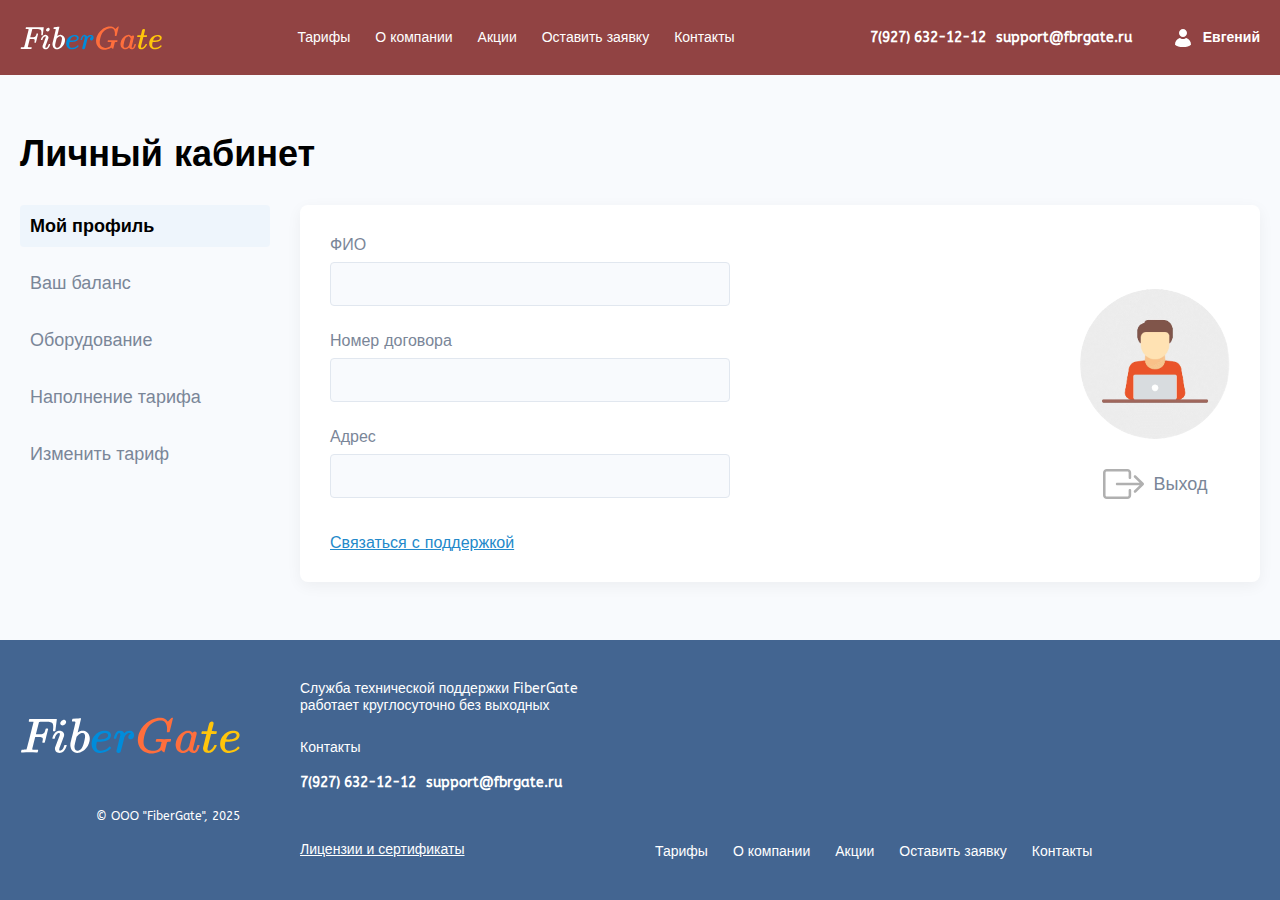
<file: lk.html>
<!DOCTYPE html>
<html lang="ru">

<head>
    <meta charset="UTF-8">
    <meta name="viewport" content="width=device-width, initial-scale=1.0">
    <title>FiberGate - Личный кабинет</title>
    <link rel="stylesheet" href="./css/main.css">
    <link rel="stylesheet" href="./css/lk.css">
</head>

<body>
    <header class="header">
        <div class="header__container container">
            <img class="logo" src="./icons/logo.svg" alt="Логотип" onclick="window.location.href='index.html'">

            <!-- Бургер меню -->
            <div class="burger-menu">
                <div class="burger-button">
                    <span></span>
                    <span></span>
                    <span></span>
                </div>
            </div>

            <nav class="menu">
                <a href="catalog.html" class="menu-link">Тарифы</a>
                <a href="#" class="menu-link">О компании</a>
                <a href="#" class="menu-link">Акции</a>
                <a href="index.html#connect" class="menu-link" style="scroll-behavior: smooth;">Оставить заявку</a>
                <a href="support.html" class="menu-link">Контакты</a>
            </nav>

            <div class="user-actions">
                <div class="user-actions__phone-mail">
                    <a href="tel:79276321212" class="user-actions__phone">7(927) 632-12-12</a>
                    <a href="mailto:support@fbrgate.ru" class="user-actions__mail">support@fbrgate.ru</a>
                </div>
                <div class="user-actions__auth">
                    <svg width="20" height="20" viewBox="0 0 20 20" fill="none" xmlns="http://www.w3.org/2000/svg">
                        <path fill-rule="evenodd" clip-rule="evenodd"
                            d="M18 16.6316C16.3675 18.2105 13.7008 19 10 19C6.29917 19 3.63251 18.2105 2 16.6316C2 13.3481 3.90591 10.9832 6.70588 10C7.60059 10.4169 8.59455 11 10 11C11.4054 11 12.3311 10.3926 13.2941 10C16.0575 10.9965 18 13.3748 18 16.6316ZM10 9C7.79086 9 6 7.20914 6 5C6 2.79086 7.79086 1 10 1C12.2091 1 14 2.79086 14 5C14 7.20914 12.2091 9 10 9Z"
                            fill="white" />
                    </svg>
                    <p>Евгений</p>
                </div>
            </div>
        </div>
    </header>

    <main class="lk-main">
        <section class="lk">
            <div class="container lk-container">
                <h1 class="lk-title">Личный кабинет</h1>
                <div class="lk-content">
                    <aside class="lk-sidebar">
                        <nav class="lk-nav">
                            <a href="#" class="lk-nav-link active">Мой профиль</a>
                            <a href="#" class="lk-nav-link">Ваш баланс</a>
                            <a href="equipment.html" class="lk-nav-link">Оборудование</a>
                            <a href="#" class="lk-nav-link">Наполнение тарифа</a>
                            <a href="#" class="lk-nav-link">Изменить тариф</a>
                        </nav>
                    </aside>
                    <section class="lk-profile">
                        <div class="lk-profile-form">
                            <div class="form-field">
                                <label for="full-name">ФИО</label>
                                <input type="text" id="full-name">
                            </div>
                            <div class="form-field">
                                <label for="contract-number">Номер договора</label>
                                <input type="text" id="contract-number">
                            </div>
                            <div class="form-field">
                                <label for="address">Адрес</label>
                                <input type="text" id="address">
                            </div>
                            <a href="support.html" class="lk-support-link">Связаться с поддержкой</a>
                        </div>
                        <div class="lk-profile-exit">
                            <div class="lk-profile-avatar">
                                <img src="./img/lk-img2.png" alt="User Avatar">
                            </div>
                            <div class="lk-exit">
                                <a href="#" class="lk-exit-link">
                                    <img src="./icons/exit.svg" alt="Exit Icon">
                                    <span onclick="window.location.href='authorization.html'">Выход</span>
                                </a>
                            </div>
                        </div>
                    </section>
                </div>

            </div>
        </section>

    </main>


    <footer class="footer">
        <div class="footer__container container">
            <div class="footer__logo">
                <img src="./icons/logo.svg" alt="Логотип">
                <p>© ООО "FiberGate", 2025</p>
            </div>
            <div class="footer__right">
                <p class="footer__support-text">
                    Служба технической поддержки FiberGate
                    работает круглосуточно без выходных
                </p>
                <div class="footer__contacts">
                    <h2>Контакты</h2>
                    <div class="footer__contacts-links">
                        <a href="tel:79276321212" class="footer__contacts-link">
                            7(927) 632-12-12
                        </a>
                        <a href="mailto:support@fbrgate.ru" class="footer__contacts-link">
                            support@fbrgate.ru
                        </a>
                    </div>
                </div>
                <p class="license">Лицензии и сертификаты</p>
            </div>
            <nav class="menu footer__nav">
                <a href="catalog.html" class="menu-link">Тарифы</a>
                <a href="#" class="menu-link">О компании</a>
                <a href="#" class="menu-link">Акции</a>
                <a href="index.html#connect" class="menu-link" style="scroll-behavior: smooth;">Оставить заявку</a>
                <a href="support.html" class="menu-link">Контакты</a>
            </nav>
        </div>
    </footer>

    <script>
        document.addEventListener('DOMContentLoaded', function () {
            const burgerMenu = document.querySelector('.burger-menu');
            const mobileOverlay = document.createElement('div');
            mobileOverlay.className = 'mobile-overlay';
            mobileOverlay.innerHTML = `
            <nav class="mobile-nav">
               <a href="catalog.html" class="mobile-link">Тарифы</a>
                <a href="#" class="mobile-link">О компании</a>
                <a href="#" class="mobile-link">Акции</a>
                <a href="#connect" class="mobile-link">Оставить заявку</a>
                <a href="support.html" class="mobile-link">Контакты</a>
            </nav>
            <div class="mobile-contacts">
                <div class ="mobile-contacts__phone-mail">
                    <a href="tel:79276321212" class="mobile-phone">7(927) 632-12-12</a>
                <a href="mailto:support@fbrgate.ru" class="mobile-mail">support@fbrgate.ru</a>
                    </div>
                <div class="mobile-auth" onclick="window.location.href='authorization.html'">
                    <svg width="20" height="20" viewBox="0 0 20 20" fill="none" xmlns="http://www.w3.org/2000/svg">
                        <path fill-rule="evenodd" clip-rule="evenodd" d="M18 16.6316C16.3675 18.2105 13.7008 19 10 19C6.29917 19 3.63251 18.2105 2 16.6316C2 13.3481 3.90591 10.9832 6.70588 10C7.60059 10.4169 8.59455 11 10 11C11.4054 11 12.3311 10.3926 13.2941 10C16.0575 10.9965 18 13.3748 18 16.6316ZM10 9C7.79086 9 6 7.20914 6 5C6 2.79086 7.79086 1 10 1C12.2091 1 14 2.79086 14 5C14 7.20914 12.2091 9 10 9Z" fill="white"/>
                    </svg>
                    <span>Евгений</span>
                </div>
            </div>
        `;

            document.querySelector('.header').appendChild(mobileOverlay);

            // Функция для закрытия мобильного меню
            function closeMobileMenu() {
                burgerMenu.classList.remove('active');
                mobileOverlay.classList.remove('active');
                document.body.style.overflow = '';
            }

            burgerMenu.addEventListener('click', function () {
                this.classList.toggle('active');
                mobileOverlay.classList.toggle('active');
                document.body.style.overflow = mobileOverlay.classList.contains('active') ? 'hidden' : '';
            });

            mobileOverlay.querySelectorAll('.mobile-link').forEach(link => {
                link.addEventListener('click', function () {
                    closeMobileMenu();
                });
            });

            // Автоматическое закрытие меню при изменении размера окна на десктоп
            window.addEventListener('resize', function () {
                if (window.innerWidth > 768) {
                    closeMobileMenu();
                }
            });
        });
    </script>
</body>

</html>
</file>
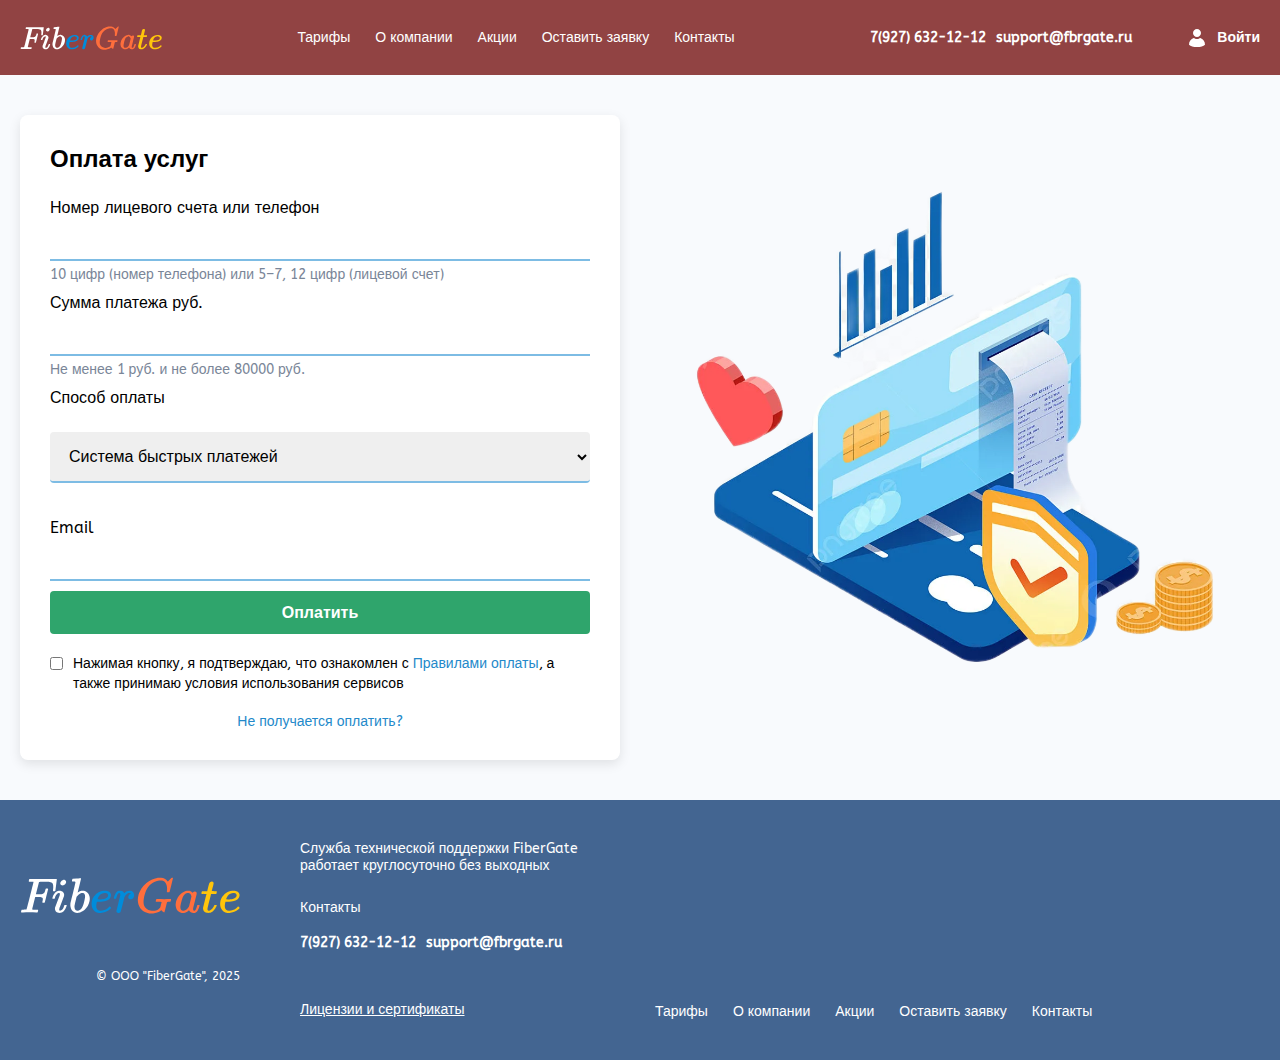
<file: payment.html>
<!DOCTYPE html>
<html lang="ru">

<head>
  <meta charset="UTF-8">
  <meta name="viewport" content="width=device-width, initial-scale=1.0">
  <title>Оплата услуг</title>
  <link rel="stylesheet" href="./css/main.css">
  <link rel="stylesheet" href="./css/payment.css">
</head>

<body>
  <header class="header">
    <div class="header__container container">
      <img class="logo" src="./icons/logo.svg" alt="Логотип" onclick="window.location.href='index.html'">

      <!-- Бургер меню -->
      <div class="burger-menu">
        <div class="burger-button">
          <span></span>
          <span></span>
          <span></span>
        </div>
      </div>

      <nav class="menu">
        <a href="#" class="menu-link">Тарифы</a>
        <a href="#" class="menu-link">О компании</a>
        <a href="#" class="menu-link">Акции</a>
        <a href="#" class="menu-link">Оставить заявку</a>
        <a href="#" class="menu-link">Контакты</a>
      </nav>

      <div class="user-actions">
        <div class="user-actions__phone-mail">
          <a href="tel:79276321212" class="user-actions__phone">7(927) 632-12-12</a>
          <a href="mailto:support@fbrgate.ru" class="user-actions__mail">support@fbrgate.ru</a>
        </div>
        <div class="user-actions__auth" onclick="window.location.href='authorization.html'">
          <svg width="20" height="20" viewBox="0 0 20 20" fill="none" xmlns="http://www.w3.org/2000/svg">
            <path fill-rule="evenodd" clip-rule="evenodd"
              d="M18 16.6316C16.3675 18.2105 13.7008 19 10 19C6.29917 19 3.63251 18.2105 2 16.6316C2 13.3481 3.90591 10.9832 6.70588 10C7.60059 10.4169 8.59455 11 10 11C11.4054 11 12.3311 10.3926 13.2941 10C16.0575 10.9965 18 13.3748 18 16.6316ZM10 9C7.79086 9 6 7.20914 6 5C6 2.79086 7.79086 1 10 1C12.2091 1 14 2.79086 14 5C14 7.20914 12.2091 9 10 9Z"
              fill="white" />
          </svg>
          <p>Войти</p>
        </div>
      </div>
    </div>
  </header>
  <main>
    <section class="payment-section">
      <div class="payment__container container">
        <form id="payment-form">
          <h1 class="payment-title">Оплата услуг</h1>
          <div class="form-group">
            <label class="form-label" for="account">Номер лицевого счета или телефон</label>
            <input type="text" id="account" class="form-input">
            <p class="form-hint">10 цифр (номер телефона) или 5–7, 12 цифр (лицевой счет)</p>
          </div>

          <div class="form-group">
            <label class="form-label" for="amount">Сумма платежа руб.</label>
            <input type="number" id="amount" class="form-input" min="1" max="80000">
            <p class="form-hint">Не менее 1 руб. и не более 80000 руб.</p>
          </div>
          <div class="form-group">
            <label class="form-label" for="amount">Способ оплаты</label>
            <select class="payment-method form-input">
              <option value="1">Система быстрых платежей</option>
              <option value="2">Квитанция</option>
              <option value="3">Через SMS</option>
            </select>
          </div>
          <div class="form-group">
            <label class="form-label" for="email">Email</label>
            <input type="email" id="email" class="form-input">
          </div>

          <button type="submit" class="button button--green" style="width: 100%;">Оплатить</button>

          <div class="checkbox-group">
            <input type="checkbox" id="agreement" class="checkbox" required>
            <label for="agreement" class="checkbox-label">
              Нажимая кнопку, я подтверждаю, что ознакомлен с <a href="#">Правилами оплаты</a>, а также принимаю условия
              использования сервисов
            </label>
          </div>

          <a href="#" class="help-link">Не получается оплатить?</a>
        </form>
        <img class="payment-img" src="./img/payment-img.png" alt="">
      </div>

    </section>
  </main>
  <footer class="footer">
    <div class="footer__container container">
      <div class="footer__logo">
        <img src="./icons/logo.svg" alt="Логотип">
        <p>© ООО "FiberGate", 2025</p>
      </div>
      <div class="footer__right">
        <p class="footer__support-text">
          Служба технической поддержки FiberGate
          работает круглосуточно без выходных
        </p>
        <div class="footer__contacts">
          <h2>Контакты</h2>
          <div class="footer__contacts-links">
            <a href="tel:79276321212" class="footer__contacts-link">
              7(927) 632-12-12
            </a>
            <a href="mailto:support@fbrgate.ru" class="footer__contacts-link">
              support@fbrgate.ru
            </a>
          </div>
        </div>
        <p class="license">Лицензии и сертификаты</p>
      </div>
      <nav class="menu footer__nav">
        <a href="#" class="menu-link">Тарифы</a>
        <a href="#" class="menu-link">О компании</a>
        <a href="#" class="menu-link">Акции</a>
        <a href="#" class="menu-link">Оставить заявку</a>
        <a href="#" class="menu-link">Контакты</a>
      </nav>
    </div>
  </footer>

  <script>
    document.addEventListener('DOMContentLoaded', function () {
        const burgerMenu = document.querySelector('.burger-menu');
        const mobileOverlay = document.createElement('div');
        mobileOverlay.className = 'mobile-overlay';
        mobileOverlay.innerHTML = `
        <nav class="mobile-nav">
           <a href="catalog.html" class="mobile-link">Тарифы</a>
            <a href="#" class="mobile-link">О компании</a>
            <a href="#" class="mobile-link">Акции</a>
            <a href="#connect" class="mobile-link">Оставить заявку</a>
            <a href="support.html" class="mobile-link">Контакты</a>
        </nav>
        <div class="mobile-contacts">
            <div class ="mobile-contacts__phone-mail">
                <a href="tel:79276321212" class="mobile-phone">7(927) 632-12-12</a>
            <a href="mailto:support@fbrgate.ru" class="mobile-mail">support@fbrgate.ru</a>
                </div>
            <div class="mobile-auth" onclick="window.location.href='authorization.html'">
                <svg width="20" height="20" viewBox="0 0 20 20" fill="none" xmlns="http://www.w3.org/2000/svg">
                    <path fill-rule="evenodd" clip-rule="evenodd" d="M18 16.6316C16.3675 18.2105 13.7008 19 10 19C6.29917 19 3.63251 18.2105 2 16.6316C2 13.3481 3.90591 10.9832 6.70588 10C7.60059 10.4169 8.59455 11 10 11C11.4054 11 12.3311 10.3926 13.2941 10C16.0575 10.9965 18 13.3748 18 16.6316ZM10 9C7.79086 9 6 7.20914 6 5C6 2.79086 7.79086 1 10 1C12.2091 1 14 2.79086 14 5C14 7.20914 12.2091 9 10 9Z" fill="white"/>
                </svg>
                <span>Войти</span>
            </div>
        </div>
    `;

        document.querySelector('.header').appendChild(mobileOverlay);

        // Функция для закрытия мобильного меню
        function closeMobileMenu() {
            burgerMenu.classList.remove('active');
            mobileOverlay.classList.remove('active');
            document.body.style.overflow = '';
        }

        burgerMenu.addEventListener('click', function () {
            this.classList.toggle('active');
            mobileOverlay.classList.toggle('active');
            document.body.style.overflow = mobileOverlay.classList.contains('active') ? 'hidden' : '';
        });

        mobileOverlay.querySelectorAll('.mobile-link').forEach(link => {
            link.addEventListener('click', function () {
                closeMobileMenu();
            });
        });

        // Автоматическое закрытие меню при изменении размера окна на десктоп
        window.addEventListener('resize', function () {
            if (window.innerWidth > 768) {
                closeMobileMenu();
            }
        });
    });
</script>
</body>

</html>
</file>
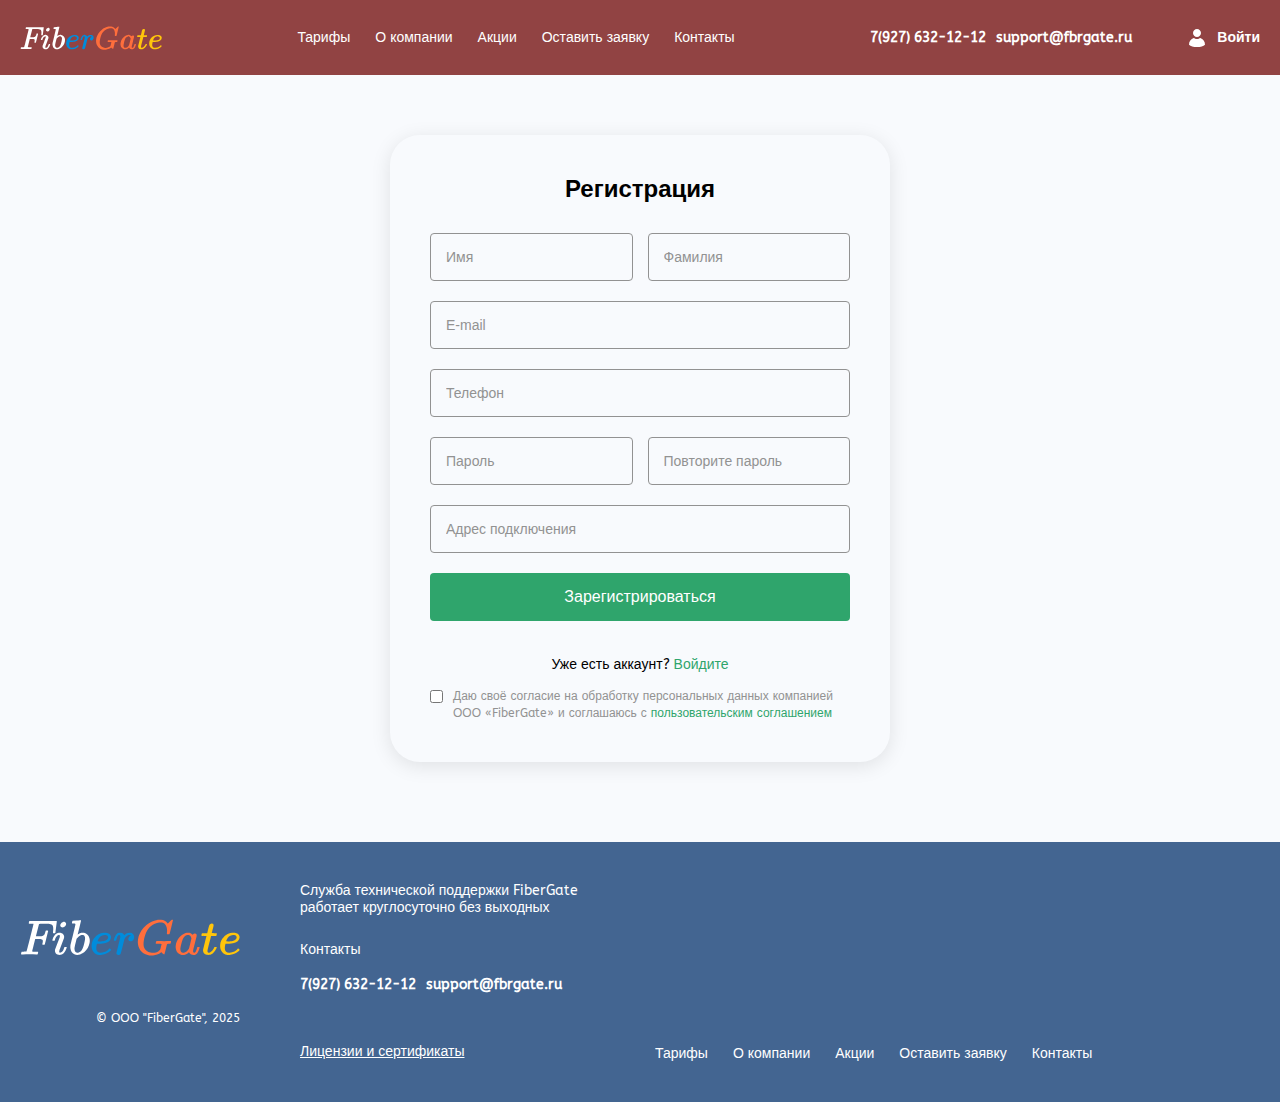
<file: registration.html>
<!DOCTYPE html>
<html lang="ru">

<head>
  <meta charset="UTF-8">
  <meta name="viewport" content="width=device-width, initial-scale=1.0">
  <title>FiberGate - Регистрация</title>
  <link rel="stylesheet" href="./css/main.css">
  <link rel="stylesheet" href="./css/registration.css">
</head>

<body>
  <header class="header">
    <div class="header__container container">
      <img class="logo" src="./icons/logo.svg" alt="Логотип" onclick="window.location.href='index.html'">

      <!-- Бургер меню -->
      <div class="burger-menu">
        <div class="burger-button">
          <span></span>
          <span></span>
          <span></span>
        </div>
      </div>

      <nav class="menu">
        <a href="catalog.html" class="menu-link">Тарифы</a>
        <a href="#" class="menu-link">О компании</a>
        <a href="#" class="menu-link">Акции</a>
        <a href="index.html#connect" class="menu-link" style="scroll-behavior: smooth;">Оставить заявку</a>
        <a href="support.html" class="menu-link">Контакты</a>
      </nav>

      <div class="user-actions">
        <div class="user-actions__phone-mail">
          <a href="tel:79276321212" class="user-actions__phone">7(927) 632-12-12</a>
          <a href="mailto:support@fbrgate.ru" class="user-actions__mail">support@fbrgate.ru</a>
        </div>
        <div class="user-actions__auth" onclick="window.location.href='authorization.html'">
          <svg width="20" height="20" viewBox="0 0 20 20" fill="none" xmlns="http://www.w3.org/2000/svg">
            <path fill-rule="evenodd" clip-rule="evenodd"
              d="M18 16.6316C16.3675 18.2105 13.7008 19 10 19C6.29917 19 3.63251 18.2105 2 16.6316C2 13.3481 3.90591 10.9832 6.70588 10C7.60059 10.4169 8.59455 11 10 11C11.4054 11 12.3311 10.3926 13.2941 10C16.0575 10.9965 18 13.3748 18 16.6316ZM10 9C7.79086 9 6 7.20914 6 5C6 2.79086 7.79086 1 10 1C12.2091 1 14 2.79086 14 5C14 7.20914 12.2091 9 10 9Z"
              fill="white" />
          </svg>
          <p>Войти</p>
        </div>
      </div>
    </div>
  </header>
  <main>
    <section class="register-section">
      <div class="register-container container">
        <form class="register-form">
          <h2 class="register-title">Регистрация</h2>

          <div class="input-row">
            <div class="input-group">
              <input type="text" id="firstName" name="firstName" placeholder="Имя" required>
            </div>
            <div class="input-group">
              <input type="text" id="lastName" name="lastName" placeholder="Фамилия" required>
            </div>
          </div>

          <div class="input-group">
            <input type="email" id="email" name="email" placeholder="E-mail" required>
          </div>

          <div class="input-group">
            <input type="tel" id="phone" name="phone" placeholder="Телефон" required>
          </div>

          <div class="input-row">
            <div class="input-group">
              <input type="password" id="password" name="password" placeholder="Пароль" required>
            </div>
            <div class="input-group">
              <input type="password" id="confirmPassword" name="confirmPassword" placeholder="Повторите пароль"
                required>
            </div>
          </div>

          <div class="input-group">
            <input type="text" id="address" name="address" placeholder="Адрес подключения" required>
          </div>

          <button type="submit" class="register-button">Зарегистрироваться</button>

          <!-- Блок с дополнительными ссылками -->
          <div class="register-links">
            <div class="register-options">
              <div class="register-login">
                Уже есть аккаунт? <a href="authorization.html">Войдите</a>
              </div>
            </div>
          </div>

          <div class="register-agreement">
            <input type="checkbox" id="agreement" name="agreement" required>
            <label for="agreement">
              Даю своё согласие на обработку персональных данных компанией ООО «FiberGate»
              и соглашаюсь с <a href="#" class="agreement-link">пользовательским соглашением</a>
            </label>
          </div>
        </form>
      </div>
    </section>
  </main>

  <footer class="footer">
    <div class="footer__container container">
      <div class="footer__logo">
        <img src="./icons/logo.svg" alt="Логотип">
        <p>© ООО "FiberGate", 2025</p>
      </div>
      <div class="footer__right">
        <p class="footer__support-text">
          Служба технической поддержки FiberGate
          работает круглосуточно без выходных
        </p>
        <div class="footer__contacts">
          <h2>Контакты</h2>
          <div class="footer__contacts-links">
            <a href="tel:79276321212" class="footer__contacts-link">
              7(927) 632-12-12
            </a>
            <a href="mailto:support@fbrgate.ru" class="footer__contacts-link">
              support@fbrgate.ru
            </a>
          </div>
        </div>
        <p class="license">Лицензии и сертификаты</p>
      </div>
      <nav class="menu footer__nav">
        <a href="catalog.html" class="menu-link">Тарифы</a>
        <a href="#" class="menu-link">О компании</a>
        <a href="#" class="menu-link">Акции</a>
        <a href="#connect" class="menu-link" style="scroll-behavior: smooth;">Оставить заявку</a>
        <a href="support.html" class="menu-link">Контакты</a>
      </nav>
    </div>
  </footer>

  <script>
    document.addEventListener('DOMContentLoaded', function () {
        const burgerMenu = document.querySelector('.burger-menu');
        const mobileOverlay = document.createElement('div');
        mobileOverlay.className = 'mobile-overlay';
        mobileOverlay.innerHTML = `
        <nav class="mobile-nav">
           <a href="catalog.html" class="mobile-link">Тарифы</a>
            <a href="#" class="mobile-link">О компании</a>
            <a href="#" class="mobile-link">Акции</a>
            <a href="#connect" class="mobile-link">Оставить заявку</a>
            <a href="support.html" class="mobile-link">Контакты</a>
        </nav>
        <div class="mobile-contacts">
            <div class ="mobile-contacts__phone-mail">
                <a href="tel:79276321212" class="mobile-phone">7(927) 632-12-12</a>
            <a href="mailto:support@fbrgate.ru" class="mobile-mail">support@fbrgate.ru</a>
                </div>
            <div class="mobile-auth" onclick="window.location.href='authorization.html'">
                <svg width="20" height="20" viewBox="0 0 20 20" fill="none" xmlns="http://www.w3.org/2000/svg">
                    <path fill-rule="evenodd" clip-rule="evenodd" d="M18 16.6316C16.3675 18.2105 13.7008 19 10 19C6.29917 19 3.63251 18.2105 2 16.6316C2 13.3481 3.90591 10.9832 6.70588 10C7.60059 10.4169 8.59455 11 10 11C11.4054 11 12.3311 10.3926 13.2941 10C16.0575 10.9965 18 13.3748 18 16.6316ZM10 9C7.79086 9 6 7.20914 6 5C6 2.79086 7.79086 1 10 1C12.2091 1 14 2.79086 14 5C14 7.20914 12.2091 9 10 9Z" fill="white"/>
                </svg>
                <span>Войти</span>
            </div>
        </div>
    `;

        document.querySelector('.header').appendChild(mobileOverlay);

        // Функция для закрытия мобильного меню
        function closeMobileMenu() {
            burgerMenu.classList.remove('active');
            mobileOverlay.classList.remove('active');
            document.body.style.overflow = '';
        }

        burgerMenu.addEventListener('click', function () {
            this.classList.toggle('active');
            mobileOverlay.classList.toggle('active');
            document.body.style.overflow = mobileOverlay.classList.contains('active') ? 'hidden' : '';
        });

        mobileOverlay.querySelectorAll('.mobile-link').forEach(link => {
            link.addEventListener('click', function () {
                closeMobileMenu();
            });
        });

        // Автоматическое закрытие меню при изменении размера окна на десктоп
        window.addEventListener('resize', function () {
            if (window.innerWidth > 768) {
                closeMobileMenu();
            }
        });
    });
</script>
</body>

</html>
</file>
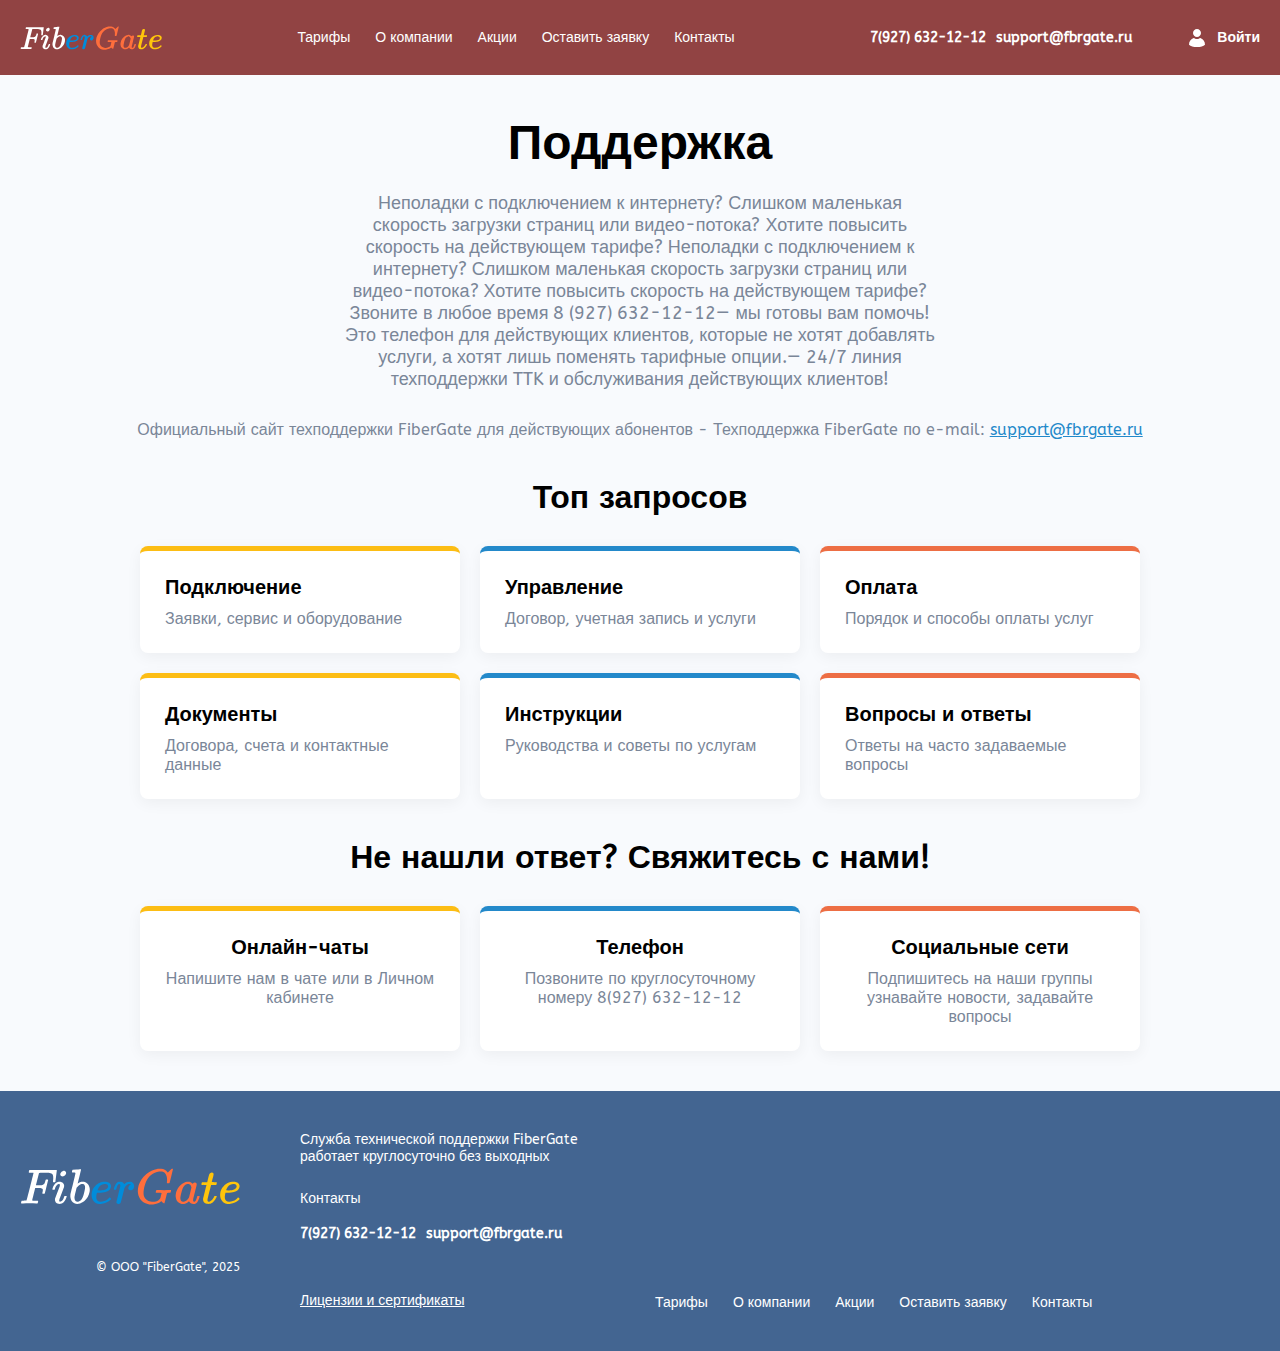
<file: support.html>
<!DOCTYPE html>
<html lang="ru">

<head>
    <meta charset="UTF-8">
    <meta name="viewport" content="width=device-width, initial-scale=1.0">
    <title>FiberGate - Поддержка</title>
    <link rel="stylesheet" href="./css/main.css">
    <link rel="stylesheet" href="./css/support.css">
</head>

<body>
    <header class="header">
        <div class="header__container container">
            <img class="logo" src="./icons/logo.svg" alt="Логотип" onclick="window.location.href='index.html'">

            <!-- Бургер меню -->
            <div class="burger-menu">
                <div class="burger-button">
                    <span></span>
                    <span></span>
                    <span></span>
                </div>
            </div>

            <nav class="menu">
                <a href="catalog.html" class="menu-link">Тарифы</a>
                <a href="#" class="menu-link">О компании</a>
                <a href="#" class="menu-link">Акции</a>
                <a href="index.html#connect" class="menu-link" style="scroll-behavior: smooth;">Оставить заявку</a>
                <a href="support.html" class="menu-link">Контакты</a>
            </nav>

            <div class="user-actions">
                <div class="user-actions__phone-mail">
                    <a href="tel:79276321212" class="user-actions__phone">7(927) 632-12-12</a>
                    <a href="mailto:support@fbrgate.ru" class="user-actions__mail">support@fbrgate.ru</a>
                </div>
                <div class="user-actions__auth" onclick="window.location.href='authorization.html'">
                    <svg width="20" height="20" viewBox="0 0 20 20" fill="none" xmlns="http://www.w3.org/2000/svg">
                        <path fill-rule="evenodd" clip-rule="evenodd"
                            d="M18 16.6316C16.3675 18.2105 13.7008 19 10 19C6.29917 19 3.63251 18.2105 2 16.6316C2 13.3481 3.90591 10.9832 6.70588 10C7.60059 10.4169 8.59455 11 10 11C11.4054 11 12.3311 10.3926 13.2941 10C16.0575 10.9965 18 13.3748 18 16.6316ZM10 9C7.79086 9 6 7.20914 6 5C6 2.79086 7.79086 1 10 1C12.2091 1 14 2.79086 14 5C14 7.20914 12.2091 9 10 9Z"
                            fill="white" />
                    </svg>
                    <p>Войти</p>
                </div>
            </div>
        </div>
    </header>

    <main class="support-main">
        <div class="container support-container">
            <h1 class="support-title">Поддержка</h1>
            <p class="support-subtitle">Неполадки с подключением к интернету? Слишком маленькая скорость загрузки страниц или видео-потока? Хотите повысить скорость на действующем тарифе? Неполадки с подключением к интернету? Слишком маленькая скорость загрузки страниц или видео-потока? Хотите повысить скорость на действующем тарифе? Звоните в любое время 8 (927) 632-12-12— мы готовы вам помочь! Это телефон для действующих клиентов, которые не хотят добавлять услуги, а хотят лишь поменять тарифные опции.— 24/7 линия техподдержки TTK и обслуживания действующих клиентов!</p>
            <div class="support-email-info">
                <p>Официальный сайт техподдержки FiberGate для действующих абонентов - Техподдержка FiberGate по e-mail: <a href="mailto:support@fbrgate.ru">support@fbrgate.ru</a></p>
            </div>

            <h2 class="top-requests-title">Топ запросов</h2>
            <div class="top-requests-grid">
                <div class="request-card">
                    <h3>Подключение</h3>
                    <p>Заявки, сервис и оборудование</p>
                </div>
                <div class="request-card">
                    <h3>Управление</h3>
                    <p>Договор, учетная запись и услуги</p>
                </div>
                <div class="request-card">
                    <h3>Оплата</h3>
                    <p>Порядок и способы оплаты услуг</p>
                </div>
                <div class="request-card">
                    <h3>Документы</h3>
                    <p>Договора, счета и контактные данные</p>
                </div>
                <div class="request-card">
                    <h3>Инструкции</h3>
                    <p>Руководства и советы по услугам</p>
                </div>
                <div class="request-card">
                    <h3>Вопросы и ответы</h3>
                    <p>Ответы на часто задаваемые вопросы</p>
                </div>
            </div>

            <div class="not-found-answer">
                <h2>Не нашли ответ? Свяжитесь с нами!</h2>
                <div class="contact-options">
                    <div class="contact-option">
                        <h3>Онлайн-чаты</h3>
                        <p>Напишите нам в чате или в Личном кабинете</p>
                    </div>
                    <div class="contact-option">
                        <h3>Телефон</h3>
                        <p>Позвоните по круглосуточному номеру 8(927) 632-12-12</p>
                    </div>
                    <div class="contact-option">
                        <h3>Социальные сети</h3>
                        <p>Подпишитесь на наши группы узнавайте новости, задавайте вопросы</p>
                    </div>
                </div>
            </div>
        </div>
    </main>


    <footer class="footer">
        <div class="footer__container container">
            <div class="footer__logo">
                <img src="./icons/logo.svg" alt="Логотип">
                <p>© ООО "FiberGate", 2025</p>
            </div>
            <div class="footer__right">
                <p class="footer__support-text">
                    Служба технической поддержки FiberGate
                    работает круглосуточно без выходных
                </p>
                <div class="footer__contacts">
                    <h2>Контакты</h2>
                    <div class="footer__contacts-links">
                        <a href="tel:79276321212" class="footer__contacts-link">
                            7(927) 632-12-12
                        </a>
                        <a href="mailto:support@fbrgate.ru" class="footer__contacts-link">
                            support@fbrgate.ru
                        </a>
                    </div>
                </div>
                <p class="license">Лицензии и сертификаты</p>
            </div>
            <nav class="menu footer__nav">
                <a href="catalog.html" class="menu-link">Тарифы</a>
                <a href="#" class="menu-link">О компании</a>
                <a href="#" class="menu-link">Акции</a>
                <a href="index.html#connect" class="menu-link" style="scroll-behavior: smooth;">Оставить заявку</a>
                <a href="support.html" class="menu-link">Контакты</a>
            </nav>
        </div>
    </footer>

    <script>
        document.addEventListener('DOMContentLoaded', function () {
            const burgerMenu = document.querySelector('.burger-menu');
            const mobileOverlay = document.createElement('div');
            mobileOverlay.className = 'mobile-overlay';
            mobileOverlay.innerHTML = `
            <nav class="mobile-nav">
               <a href="catalog.html" class="mobile-link">Тарифы</a>
                <a href="#" class="mobile-link">О компании</a>
                <a href="#" class="mobile-link">Акции</a>
                <a href="#connect" class="mobile-link">Оставить заявку</a>
                <a href="support.html" class="mobile-link">Контакты</a>
            </nav>
            <div class="mobile-contacts">
                <div class ="mobile-contacts__phone-mail">
                    <a href="tel:79276321212" class="mobile-phone">7(927) 632-12-12</a>
                <a href="mailto:support@fbrgate.ru" class="mobile-mail">support@fbrgate.ru</a>
                    </div>
                <div class="mobile-auth" onclick="window.location.href='authorization.html'">
                    <svg width="20" height="20" viewBox="0 0 20 20" fill="none" xmlns="http://www.w3.org/2000/svg">
                        <path fill-rule="evenodd" clip-rule="evenodd" d="M18 16.6316C16.3675 18.2105 13.7008 19 10 19C6.29917 19 3.63251 18.2105 2 16.6316C2 13.3481 3.90591 10.9832 6.70588 10C7.60059 10.4169 8.59455 11 10 11C11.4054 11 12.3311 10.3926 13.2941 10C16.0575 10.9965 18 13.3748 18 16.6316ZM10 9C7.79086 9 6 7.20914 6 5C6 2.79086 7.79086 1 10 1C12.2091 1 14 2.79086 14 5C14 7.20914 12.2091 9 10 9Z" fill="white"/>
                    </svg>
                    <span>Войти</span>
                </div>
            </div>
        `;

            document.querySelector('.header').appendChild(mobileOverlay);

            // Функция для закрытия мобильного меню
            function closeMobileMenu() {
                burgerMenu.classList.remove('active');
                mobileOverlay.classList.remove('active');
                document.body.style.overflow = '';
            }

            burgerMenu.addEventListener('click', function () {
                this.classList.toggle('active');
                mobileOverlay.classList.toggle('active');
                document.body.style.overflow = mobileOverlay.classList.contains('active') ? 'hidden' : '';
            });

            mobileOverlay.querySelectorAll('.mobile-link').forEach(link => {
                link.addEventListener('click', function () {
                    closeMobileMenu();
                });
            });

            // Автоматическое закрытие меню при изменении размера окна на десктоп
            window.addEventListener('resize', function () {
                if (window.innerWidth > 768) {
                    closeMobileMenu();
                }
            });
        });
    </script>
</body>

</html>
</file>
<file: css/main.css>
@font-face {
  font-family: "LogoFont";
  src: url(../fonts/jsmath-cmmi10.ttf);
}

@font-face {
  font-family: "ABeeZee";
  src: url(../fonts/ABeeZee-Regular.ttf);
}

:root {
  --header-color--: #914343;
  --footer-color--: #436591;
  --background-color--: #f8fafd;
  --white-color--: #ffffff;
  --black-color--: #000000;
  --yellow-color--: #fcbd14;
  --blue-color--: #2389ca;
  --red-color--: #ed6e44;
  --green-color--: #2fa56c;
  --radio-color--: #f69472;
  --violet-color--: #985ace;
  --lines-color--: #e1e7ef;
  --gray-color--: #7a8698;
}

* {
  margin: 0;
  padding: 0;
  box-sizing: border-box;
}
html {
  scroll-behavior: smooth;
}
body {
  font-family: "ABeeZee", sans-serif;
  background-color: var(--background-color--);
  min-height: 100vh;
  display: flex;
  flex-direction: column;
}

a {
  text-decoration: none;
  color: inherit;
}

.button {
  padding: 12px 25px;
  border: none;
  border-radius: 4px;
  cursor: pointer;
  font-size: 16px;
  font-weight: bold;
  transition: background-color 0.3s ease;
  white-space: nowrap;
  font-family: inherit;
}

.button--yellow {
  background-color: var(--yellow-color--);
  color: var(--black-color--);
  box-shadow: 0px 5px 15px rgba(252, 189, 20, 0.4);
}

.button--green {
  background-color: var(--green-color--);
  color: var(--white-color--);
}

.button--orange {
  background-color: var(--red-color--);
  color: var(--white-color--);
}

.button--white {
  background-color: var(--white-color--);
  color: var(--black-color--);
}
.container {
  max-width: 1280px;
  width: 100%;
  display: flex;
  justify-content: space-between;
  align-items: center;
  padding: 0 20px;
}

.header {
  width: 100%;
  display: flex;
  justify-content: center;
  align-items: center;
  background: var(--header-color--);
  min-height: 75px;
  margin-bottom: auto;
}
.logo {
  cursor: pointer;
}
.menu {
  display: flex;
  gap: 25px;
}

.menu-link {
  color: var(--white-color--);
  text-decoration: none;
  font-size: 14px;
  font-weight: 400;
}

.user-actions {
  display: flex;
  justify-content: space-between;
  align-items: center;
  max-width: 390px;
  width: 100%;
}
.user-actions__phone-mail {
  display: flex;
  gap: 10px;
}
.user-actions__phone {
  color: var(--white-color--);
  text-decoration: none;
  font-size: 14px;
  font-weight: bold;
}

.user-actions__mail {
  color: var(--white-color--);
  text-decoration: none;
  font-size: 14px;
  font-weight: bold;
}

.user-actions__auth {
  color: var(--white-color--);
  text-decoration: none;
  display: flex;
  justify-content: center;
  align-items: center;
  gap: 10px;
  font-size: 14px;
  font-weight: bold;
  cursor: pointer;
}

/* Новые стили для адаптива */
.burger-menu {
  display: none;
  flex-direction: column;
  cursor: pointer;
  padding: 5px;
}

.burger-button {
  display: flex;
  flex-direction: column;
  width: 24px;
  height: 18px;
  position: relative;
  cursor: pointer;
}

.burger-button span {
  background: var(--white-color--);
  height: 2px;
  width: 100%;
  border-radius: 1px;
  transition: all 0.3s ease;
  transform-origin: center;
}

.burger-button span:nth-child(1) {
  position: absolute;
  top: 0;
}

.burger-button span:nth-child(2) {
  position: absolute;
  top: 8px;
}

.burger-button span:nth-child(3) {
  position: absolute;
  top: 16px;
}

/* Активное состояние бургера */
.burger-menu.active .burger-button span:nth-child(1) {
  transform: rotate(45deg);
  top: 8px;
}

.burger-menu.active .burger-button span:nth-child(2) {
  opacity: 0;
}

.burger-menu.active .burger-button span:nth-child(3) {
  transform: rotate(-45deg);
  top: 8px;
}

/* Мобильное меню */
.mobile-overlay {
  display: none;
  position: fixed;
  top: 75px;
  left: 0;
  width: 100%;
  height: 45vh;
  background: var(--header-color--);
  z-index: 1000;
  flex-direction: column;
  padding: 0px 20px;
}

.mobile-overlay.active {
  display: flex;
}

.mobile-nav {
  display: flex;
  flex-direction: column;
  gap: 20px;
  margin-bottom: 30px;
}

.mobile-link {
  color: var(--white-color--);
  text-decoration: none;
  font-size: 16px;
  font-weight: 400;
  padding: 10px 0;
  border-bottom: 1px solid rgba(255, 255, 255, 0.1);
}

.mobile-contacts {
  display: flex;
  flex-direction: column;
  gap: 15px;
  padding-top: 20px;
}
.mobile-contacts__phone-mail {
  display: flex;
  justify-content: center;
  align-items: center;
  gap: 100px;
}
.mobile-phone,
.mobile-mail {
  color: var(--white-color--);
  text-decoration: none;
  font-size: 14px;
  font-weight: bold;
}

.mobile-auth {
  color: var(--white-color--);
  text-decoration: none;
  display: flex;
  justify-content: center;
  align-items: center;
  gap: 10px;
  font-size: 14px;
  font-weight: bold;
  margin-bottom: 15px;
  border-bottom: 1px solid rgba(255, 255, 255, 0.1);
  padding: 8px 0;
}
.mobile-auth p {
  text-align: center;
}

/* Адаптивность */
@media (max-width: 1024px) {
  .user-actions {
    max-width: 350px;
  }

  .menu {
    gap: 20px;
  }
}
@media (max-width: 968px) {
  .user-actions__mail {
    display: none;
  }
  .user-actions {
    justify-content: center;
    gap: 20px;
    max-width: max-content;
  }
}
@media (max-width: 840px) {
  .user-actions__phone {
    display: none;
  }
}
@media (max-width: 768px) {
  .burger-menu {
    display: flex;
  }

  .menu,
  .user-actions {
    display: none;
  }

  .header__container {
    padding: 0 20px;
  }
  .mobile-overlay {
    flex-direction: column-reverse;
    justify-content: start;
  }
  .mobile-nav {
    display: flex;
    justify-content: center;
    align-items: center;
    gap: 15px;
  }
  .mobile-link {
    font-size: 16px;
    padding: 8px 0;
    width: 100%;
    text-align: center;
  }
}

@media (max-width: 480px) {
  .mobile-overlay {
    top: 70px;
    height: 50vh;
  }

  .mobile-nav {
    display: flex;
    justify-content: center;
    align-items: center;
    gap: 10px;
  }

  .mobile-link {
    font-size: 16px;
    padding: 8px 0;
    width: 100%;
    text-align: center;
  }
  .mobile-contacts__phone-mail {
    gap: 30px;
  }
}
@media (min-width: 769px) {
  .mobile-overlay {
    display: none !important;
  }

  .burger-menu.active .burger-button span {
    transform: none !important;
    opacity: 1 !important;
  }
}

.footer {
  display: flex;
  justify-content: center;
  align-items: center;
  width: 100%;
  background: var(--footer-color--);
  padding: 40px 0;
  margin-top: auto;
}

.footer__container {
  justify-content: start;
  height: max-content;
  gap: 60px;
}

.footer__logo {
  display: flex;
  flex-direction: column;
  justify-content: center;
  align-items: end;
  height: 180px;
}

.footer__logo img {
  width: 220px;
  margin-bottom: 55px;
}

.footer__logo p {
  color: var(--white-color--);
  font-size: 12px;
}

.footer__support-text {
  font-size: 14px;
  color: var(--white-color--);
  max-width: 295px;
  width: 100%;
  margin-bottom: 25px;
}

.footer__right {
  min-height: 180px;
}

.footer__contacts {
  display: flex;
  flex-direction: column;
  margin-bottom: 50px;
}

.footer__contacts h2 {
  font-size: 14px;
  color: var(--white-color--);
  font-weight: 400;
  margin-bottom: 18px;
}

.footer__contacts-links {
  display: flex;
  justify-content: start;
  gap: 10px;
}

.footer__contacts-link {
  color: var(--white-color--);
  text-decoration: none;
  font-size: 14px;
  font-weight: bold;
  white-space: nowrap;
}

.license {
  font-size: 14px;
  text-decoration: underline;
  color: var(--white-color--);
}

.footer__nav {
  height: 180px;
  align-items: end;
}
.footer__nav a {
  white-space: nowrap;
}

/* Адаптивность для планшетов */
@media (max-width: 1200px) {
  .footer__container {
    gap: 30px;
  }
}
@media (max-width: 1024px) {
  .footer__logo img {
    width: 180px;
  }

  .footer__support-text {
    max-width: 300px;
    width: 100%;
  }
  .footer__contacts-links {
    flex-direction: column;
  }
  .footer__logo img {
    width: 150px;
  }
}
@media (max-width: 840px) {
  .footer__contacts-link {
    font-size: 12px;
  }
}
/* Адаптивность для мобильных устройств */
@media (max-width: 768px) {
  .footer {
    padding: 30px 0;
  }

  .footer__container {
    flex-direction: column;
    gap: 30px;
    align-items: center;
    text-align: center;
  }

  .footer__logo {
    height: auto;
    align-items: center;
    order: 1;
  }

  .footer__logo img {
    width: 150px;
    margin-bottom: 20px;
  }

  .footer__nav {
    display: flex;
    height: auto;
    order: 2;
    align-items: center;
  }

  .footer__nav.menu {
    flex-direction: column;
    gap: 15px;
  }

  .footer__right {
    height: auto;
    order: 3;
    display: flex;
    flex-direction: column;
    align-items: center;
  }

  .footer__support-text {
    max-width: 100%;
    margin-bottom: 20px;
    text-align: center;
  }

  .footer__contacts {
    margin-bottom: 30px;
    align-items: center;
  }

  .footer__contacts-links {
    flex-direction: column;
    gap: 8px;
  }

  .license {
    text-align: center;
  }
}

/* Адаптивность для маленьких мобильных устройств */
@media (max-width: 480px) {
  .footer {
    padding: 25px 0;
  }

  .footer__container {
    gap: 25px;
    padding: 0 15px;
  }

  .footer__logo img {
    width: 130px;
    margin-bottom: 15px;
  }

  .footer__nav.menu {
    gap: 12px;
  }

  .menu-link {
    font-size: 14px;
  }

  .footer__support-text {
    font-size: 13px;
  }

  .footer__contacts-link {
    font-size: 13px;
  }

  .license {
    font-size: 13px;
  }
}

/* Дополнительные улучшения для доступности */
.footer__contacts-link:hover,
.license:hover {
  opacity: 0.8;
}

.menu-link {
  transition: opacity 0.3s ease;
}

.menu-link:hover {
  opacity: 0.8;
}
</file>
<file: css/authorization.css>
html, body {
  height: 100%;
  margin: 0;
  padding: 0;
}

body {
  display: flex;
  flex-direction: column;
  min-height: 100vh;
}

.auth-section {
  flex: 1 0 auto;
  display: flex;
  justify-content: center;
  align-items: center;
  width: 100%;
  padding: 60px 0;
}

.auth-container {
  display: flex;
  justify-content: center;
  align-items: center;
  flex-direction: column;
}

.auth-form {
  padding: 40px;
  border-radius: 30px;
  max-width: 435px;
  width: 100%;
  box-shadow: 0 4px 20px rgba(0, 0, 0, 0.1);
  margin-bottom: 20px;
}

.auth-title {
  color: var(--black-color--);
  font-size: 24px;
  font-weight: bold;
  text-align: center;
  margin-bottom: 30px;
}

.input-group {
  margin-bottom: 20px;
}

.input-group input {
  width: 100%;
  padding: 15px;
  border: 1px solid rgb(146, 146, 146);
  border-radius: 4px;
  background: rgba(255, 255, 255, 0.1);
  color: var(--black-color--);
  font-size: 14px;
  outline: none;
  transition: border-color 0.3s ease;
  box-sizing: border-box;
}

.input-group input::placeholder {
  color: rgb(146, 146, 146);
}

.input-group input:focus {
  border-color: var(--black-color--);
}

.auth-button {
  width: 100%;
  padding: 15px;
  background: var(--green-color--);
  color: var(--white-color--);
  border: none;
  border-radius: 4px;
  font-size: 16px;
  cursor: pointer;
  transition: all 0.3s ease;
  margin-bottom: 20px;
}

.auth-button:hover {
  background: #02c065;
  transform: translateY(-1px);
}

/* Стили для блока с дополнительными ссылками */
.auth-links {
  margin: 15px 0;
}

.auth-options {
  display: flex;
  justify-content: space-between;
  align-items: center;
  flex-wrap: wrap;
  gap: 10px;
}

.forgot-password {
  color: var(--black-color--);
  text-decoration: none;
  font-size: 14px;
  transition: color 0.3s ease;
}

.forgot-password:hover {
  color: var(--green-color--);
  text-decoration: underline;
}

.auth-register {
  color: var(--black-color--);
  font-size: 14px;
}

.auth-register a {
  color: var(--green-color--);
  text-decoration: none;
  font-weight: 500;
  transition: color 0.3s ease;
}

.auth-register a:hover {
  color: #02c065;
  text-decoration: underline;
}

.auth-agreement {
  display: flex;
  align-items: flex-start;
  gap: 10px;
  margin-top: 10px;
}

.auth-agreement input[type="checkbox"] {
  margin-top: 2px;
  flex-shrink: 0;
}

.auth-agreement label {
  color: rgb(0, 0, 0);
  font-size: 12px;
  line-height: 1.4;
  cursor: pointer;
}

/* Стили для альтернативного компактного варианта */
.auth-footer {
  text-align: center;
  margin-top: 20px;
  padding: 15px;
  background: rgba(255, 255, 255, 0.8);
  border-radius: 8px;
  max-width: 435px;
  width: 100%;
}

.auth-footer p {
  margin: 0;
  color: var(--black-color--);
  font-size: 14px;
}

.auth-footer a {
  color: var(--green-color--);
  text-decoration: none;
  font-weight: 500;
}

.auth-footer a:hover {
  text-decoration: underline;
}

/* Валидация */
.input-group input:invalid:not(:focus):not(:placeholder-shown) {
  border-color: #ff6b6b;
}

.auth-agreement input[type="checkbox"]:required:not(:checked) + label {
  color: rgb(146, 146, 146);
}

/* Анимация */
.auth-form {
  animation: fadeInUp 0.6s ease;
}

@keyframes fadeInUp {
  from {
    opacity: 0;
    transform: translateY(20px);
  }
  to {
    opacity: 1;
    transform: translateY(0);
  }
}

/* Медиа-запросы */
@media (max-width: 768px) {
  .auth-form {
    padding: 30px 25px;
    margin: 0 auto 20px;
  }
  
  .auth-title {
    font-size: 22px;
    margin-bottom: 25px;
  }
  
  .input-group input {
    padding: 12px;
  }
  
  .auth-button {
    padding: 12px;
  }
}

@media (max-width: 480px) {
  .auth-form {
    padding: 25px 20px;
  }
  
  .auth-title {
    font-size: 20px;
    margin-bottom: 20px;
  }
  
  .input-group {
    margin-bottom: 15px;
  }
  
  .input-group input {
    padding: 10px;
    font-size: 13px;
  }
  
  .auth-button {
    padding: 10px;
    font-size: 14px;
  }
  
  .auth-options {
    flex-direction: column;
    text-align: center;
    gap: 15px;
  }
  
  .auth-agreement label {
    font-size: 11px;
  }
  
  .auth-footer {
    padding: 12px;
  }
  
  .auth-footer p {
    font-size: 13px;
  }
}

@media (max-width: 360px) {
  .auth-form {
    padding: 20px 15px;
  }
  
  .auth-title {
    font-size: 18px;
  }
  
  .auth-register,
  .forgot-password {
    font-size: 13px;
  }
}
</file>
<file: css/catalog.css>
main {
    display: flex;
    flex-direction: column;
    align-items: center;
    justify-content: center;
}

.tariffs {
    padding: 60px 0;
    background-color: var(--background-color--);
    position: relative;
    display: flex;
    flex-direction: column;
    gap: 50px;
    justify-content: center;
    align-items: center;
}

.tariffs__regions {
    display: flex;
    gap: 30px;
    flex-wrap: wrap;
    padding: 0 30px;
    justify-content: center;
}

.region-link {
    cursor: pointer;
    font-size: 14px;
    color: var(--gray-color--);
    padding-bottom: 2px;
    position: relative;
    transition: color 0.3s ease;
}

.region-link--active {
    color: var(--black-color--);
    font-weight: bold;
}

.region-link--active::after {
    content: '';
    position: absolute;
    bottom: -2px;
    left: 0;
    width: 100%;
    height: 2px;
    background-color: var(--red-color--);
}

.tariffs__container {
    display: flex;
    flex-wrap: wrap;
    justify-content: center;
    gap: 30px;
    max-width: 1320px;
    padding: 0 15px;
}


.tariffs__private-house-title {
    width: 100%;
    font-size: 28px;
    text-align: center;
    margin-top: 30px;
    margin-bottom: 20px;
    font-weight: bold;
    color: var(--black-color--);
}



.tariff-card {
    flex-basis: calc(33.333% - 20px);
    background-color: var(--white-color--);
    border: 1px solid var(--lines-color--);
    border-radius: 8px;
    padding: 25px;
    text-align: center;
    box-shadow: 0 4px 10px rgba(0, 0, 0, 0.05);
    transition: all 0.3s ease;
    display: flex;
    flex-direction: column;
    position: relative;
    overflow: hidden;
    min-width: 250px;
    
  
    min-height: 500px; 
}

.tariff-card:hover {
    box-shadow: 0 8px 20px rgba(0, 0, 0, 0.1);
    transform: translateY(-2px);
}


.tariff-card::before,
.tariff-card--green-stripe::before {
    content: '';
    position: absolute;
    top: 0;
    left: 0;
    right: 0;
    height: 4px;
    background-color: var(--green-color--);
}


.tariff-card--blue-stripe::before {
    background-color: var(--blue-color--);
}

.tariff-card--orange-stripe::before {
    background-color: var(--red-color--); 
}

.tariff-card--red-stripe::before {
    background-color: #F00000; 
}

.tariff-card--violet-stripe::before {
    background-color: var(--violet-color--);
}

.tariff-card--yellow-stripe::before {
    background-color: var(--yellow-color--);
}


.tariff-card__title {
    font-size: 20px;
    color: var(--black-color--);
    margin-bottom: 15px;
    font-weight: bold;
}

.tariff-card__description {
    font-size: 14px;
    color: var(--gray-color--);
    margin-bottom: 25px;
    line-height: 1.5;
    
   
    flex-grow: 1; 
    min-height: 84px; 
}

.tariff-card__details {
    margin-bottom: 25px;
    padding: 15px 0;
    border-top: 1px solid var(--lines-color--);
    border-bottom: 1px solid var(--lines-color--);
    text-align: left;
    flex-shrink: 0;
}

.detail-item {
    display: flex;
    justify-content: space-between;
    font-size: 14px;
    padding: 5px 0;
}

.detail-item__label {
    color: var(--gray-color--);
}

.detail-item__value {
    font-weight: bold;
    color: var(--black-color--);
}

.tariff-card__price {
    margin-bottom: 25px;
    display: flex;
    justify-content: center;
    align-items: flex-end;
    gap: 5px;
    color: var(--red-color--);
    flex-shrink: 0;
}

.price__label {
    font-size: 14px;
    font-weight: normal;
    color: var(--gray-color--);
    line-height: 3.5;
}

.price__value {
    font-size: 48px;
    font-weight: bold;
    line-height: 1;
    color: var(--red-color--);
}

.price__currency {
    font-size: 16px;
    align-self: flex-end;
    font-weight: normal;
    color: var(--gray-color--);
    margin-bottom: 5px;
}


.application-form {
    padding: 60px 0;
    background-color: var(--white-color--);
    width: 100%;
}

.application-form__container {
    flex-direction: column;
    max-width: 900px;
    margin: 0 auto;
}

.application-form__title {
    text-align: center;
    font-size: 28px;
    margin-bottom: 30px;
    font-weight: bold;
}

.form {
    max-width: 900px;
    margin: 0 auto;
    padding: 0;
}

.form__row {
    display: flex;
    gap: 20px;
    margin-bottom: 20px;
}

.form__row input[type="text"],
.form__row input[type="email"] {
    flex-grow: 1;
    padding: 14px 20px;
    border: 1px solid var(--lines-color--);
    font-family: ABeeZee, sans-serif;
    font-size: 16px;
    color: var(--black-color--);
    height: 50px;
    border: none;
    border-bottom: 2px solid #7DBCE4;
}

.input-label {
    display: flex;
    flex-direction: column;
    flex-grow: 1;
}


.form__row--names-contacts div:first-child {
    flex-basis: 60%;
}

.form__row--names-contacts div:nth-child(2) {
    flex-basis: 40%;
}

.form__row--address div {
    flex-basis: 25%;
}


.form__tariffs-label {
    font-weight: bold;
    display: block;
    margin-bottom: 15px;
    font-size: 18px;
}

.form__radio-group {
    display: flex;
    gap: 20px;
    margin-bottom: 30px;
    flex-wrap: wrap;
    justify-content: center;
}

.radio-option {
    display: flex;
    align-items: center;
    cursor: pointer;
    font-size: 16px;
    white-space: nowrap;
}

.radio-option input[type="radio"] {
    appearance: none;
    width: 22px;
    height: 22px;
    border: 2px solid var(--lines-color--);
    border-radius: 50%;
    margin-right: 10px;
    position: relative;
    transition: all 0.2s ease;
    flex-shrink: 0;
    cursor: pointer;
}

.radio-option input[type="radio"]:checked {
    color: var(--radio-color--);
}

.radio-option input[type="radio"]:checked::after {
    content: '';
    position: absolute;
    top: 50%;
    left: 50%;
    transform: translate(-50%, -50%);
    width: 12px;
    height: 12px;
    border-radius: 50%;
    background-color: var(--radio-color--);
}

.radio-option__text {
    font-weight: bold;
}

.radio-option .price {
    color: var(--gray-color--);
    font-size: 14px;
    font-weight: normal;
    margin-left: 5px;
}

.form__submit {
    display: flex;
    align-items: center;
    justify-content: center;
    gap: 30px;
    flex-wrap: wrap;
}

.checkbox-option {
    display: flex;
    align-items: center;
    justify-content: center;
    cursor: pointer;
    font-size: 14px;
    color: var(--gray-color--);
    line-height: 1.4;
    max-width: 400px;
    text-align: center;
    margin: 0 auto;
}

.checkbox-option input[type="checkbox"] {
    appearance: none;
    width: 18px;
    height: 18px;
    border: 1px solid var(--lines-color--);
    border-radius: 4px;
    margin-right: 10px;
    flex-shrink: 0;
    position: relative;
    background-color: var(--light-gray--);
}

.checkbox-option input[type="checkbox"]:checked {
    background-color: var(--green-color--);
    border-color: var(--green-color--);
}

.checkbox-option input[type="checkbox"]:checked::after {
    content: '';
    position: absolute;
    top: 2px;
    left: 5px;
    width: 4px;
    height: 7px;
    border: solid var(--white-color--);
    border-width: 0 2px 2px 0;
    transform: rotate(45deg);
}


@media (max-width: 1024px) {
   
    .tariffs__container {
        flex-wrap: wrap;
        justify-content: center;
        gap: 20px;
    }
    .tariff-card {
        flex-basis: calc(50% - 10px);
        
        min-height: 480px;
    }
    .form{
        display: flex;
        flex-direction: column;
        margin: 0;
        width: 100%;
    }
    .form__row{
        flex-direction: column;
    }
}

@media (max-width: 768px) {
    .tariffs, .application-form {
        padding: 30px 0;
    }
    

    .tariffs__regions {
        flex-wrap: wrap;
        justify-content: center;
        gap: 15px;
        padding: 0 20px;
    }
    
    .tariff-card {
        flex-basis: 100%;
        max-width: 100%;
        padding: 20px;
        min-height: auto; 
    }
    
    .tariff-card__description {
        min-height: auto; 
    }
    
   
    .application-form__title {
        font-size: 24px;
        padding: 0 15px;
    }
    .form__row {
        flex-direction: column;
        gap: 10px;
        padding: 0 15px;
    }
    
    .form__row--names-contacts div:first-child,
    .form__row--names-contacts div:nth-child(2),
    .form__row--address div {
        flex-basis: 100% !important;
    }
    
    .form__tariffs-label {
        padding: 0 15px;
    }
    
    .form__radio-group {
        flex-direction: column;
        gap: 10px;
        padding: 0 15px;
        align-items: flex-start;
    }
    .form__submit {
        flex-direction: column;
        align-items: center;
        gap: 15px;
    }
    .button--orange {
        width: 100%;
    }
    .checkbox-option {
        font-size: 12px;
        text-align: center;
        padding: 0 15px;
    }
    
    .tariffs__private-house-title {
        font-size: 24px;
        padding: 0 15px;
    }
    
}
</file>
<file: css/equipment.css>
/* -------------------- Equipment Section (General Layout) -------------------- */
.equipment {
  padding: 60px 0;
  background-color: var(--background-color--);
  position: relative;
  display: flex;
  flex-direction: column;
  gap: 40px;
  justify-content: center;
  align-items: center;
}

.equipment__main-title {
  font-size: 32px;
  font-weight: bold;
  color: var(--black-color--);
  text-align: center;
}

.equipment__container {
  display: flex;
  flex-wrap: wrap;
  justify-content: center;
  gap: 30px;
  max-width: 1320px;
  padding: 0 15px;
}

.equipment__category-title {
  width: 100%;
  font-size: 28px;
  text-align: center;
  margin-top: 30px;
  margin-bottom: 20px;
  font-weight: bold;
  color: var(--black-color--);
}

.equipment-card {
  flex-basis: calc(33.333% - 20px);
  background-color: var(--white-color--);
  border: 1px solid var(--lines-color--);
  border-radius: 8px;
  padding: 25px;
  text-align: center;
  box-shadow: 0 4px 10px rgba(0, 0, 0, 0.05);
  transition: all 0.3s ease;
  display: flex;
  flex-direction: column;
  position: relative;
  overflow: hidden;
  min-width: 250px;

  min-height: 700px;
}

.equipment-card:hover {
  box-shadow: 0 8px 20px rgba(0, 0, 0, 0.1);
  transform: translateY(-2px);
}

.equipment-card::before {
  content: "";
  position: absolute;
  top: 0;
  left: 0;
  right: 0;
  height: 4px;
  background-color: var(--green-color--);
}

.equipment-card--blue-stripe::before {
  background-color: var(--blue-color--);
}

.equipment-card--red-stripe::before {
  background-color: var(--red-color--);
}

.equipment-card--green-stripe::before {
  background-color: var(--green-color--);
}

.equipment-card__image-wrapper {
  height: 180px;
  display: flex;
  align-items: center;
  justify-content: center;
  margin-bottom: 20px;
}

.equipment-card__image-wrapper img {
  max-height: 100%;
  max-width: 100%;
  object-fit: contain;
}

.equipment-card__title {
  font-size: 20px;
  color: var(--black-color--);
  margin-bottom: 15px;
  font-weight: bold;
}

.equipment-card__description {
  font-size: 14px;
  color: var(--gray-color--);
  margin-bottom: 25px;
  line-height: 1.5;

  flex-grow: 1;
  min-height: 42px;
}

.equipment-card__details {
  margin-bottom: 25px;
  padding: 15px 0;
  border-top: 1px solid var(--lines-color--);
  border-bottom: 1px solid var(--lines-color--);
  text-align: left;
  flex-shrink: 0;
}

.detail-item {
  display: flex;
  justify-content: space-between;
  font-size: 14px;
  padding: 5px 0;
}

.detail-item__label {
  color: var(--gray-color--);
}

.detail-item__value {
  font-weight: bold;
  color: var(--black-color--);
}

.equipment-card__price {
  margin-bottom: 25px;
  display: flex;
  justify-content: center;
  align-items: flex-end;
  gap: 5px;
  color: var(--red-color--);
  flex-shrink: 0;
}

.price__label {
  font-size: 14px;
  font-weight: normal;
  color: var(--gray-color--);
  line-height: 3.5;
}

.price__value {
  font-size: 48px;
  font-weight: bold;
  line-height: 1;
  color: var(--red-color--);
}

.price__currency {
  font-size: 16px;
  align-self: flex-end;
  font-weight: normal;
  color: var(--gray-color--);
  margin-bottom: 5px;
}

.application-form {
    display: flex;
    justify-content: center;
    align-items: center;
    padding: 60px 0;
    background-color: var(--white-color--);
  }
  
  .application-form__container {
    flex-direction: column;
    max-width: 900px;
    padding: 0 20px;
  }
  
  .application-form__title {
    text-align: center;
    font-size: 28px;
    margin-bottom: 30px;
    font-weight: bold;
  }
  
  .form {
    max-width: 900px;
    margin: 0 auto;
    padding: 0;
  }
  
  .form__row {
    display: flex;
    gap: 20px;
    margin-bottom: 20px;
  }
  
  .form__row input[type="text"],
  .form__row input[type="email"] {
    flex-grow: 1;
    padding: 14px 20px;
    border: 1px solid var(--lines-color--);
    font-family: ABeeZee, sans-serif;
    font-size: 16px;
    color: var(--black-color--);
    height: 50px;
    border: none;
    border-bottom: 2px solid #7dbce4;
  }
  
  .input-label {
    display: flex;
    flex-direction: column;
  }
  
  .form__row--names-contacts div:first-child {
    flex-basis: 60%;
  }
  
  .form__row--names-contacts div:nth-child(2) {
    flex-basis: 40%;
  }
  
  .form__row--address div:first-child {
    flex-basis: 30%;
  }
  .form__row--address div:nth-child(2) {
    flex-basis: 10%;
  }
  .form__row--address div:nth-child(3) {
    flex-basis: 10%;
  }
  .form__row--address div:nth-child(4) {
    flex-basis: 5%;
  }
  
  .form__row input::placeholder {
    color: var(--gray-color--);
  }
  
  .form__tariffs-label {
    font-weight: bold;
    display: block;
    margin-bottom: 15px;
    font-size: 18px;
  }
  
  .form__radio-group {
    display: flex;
    gap: 40px;
    margin-bottom: 30px;
  }
  
  .radio-option {
    display: flex;
    align-items: center;
    cursor: pointer;
    font-size: 16px;
  }
  
  .radio-option input[type="radio"] {
    appearance: none;
    width: 22px;
    height: 22px;
    border: 2px solid var(--lines-color--);
    border-radius: 50%;
    margin-right: 10px;
    position: relative;
    transition: all 0.2s ease;
    flex-shrink: 0;
    cursor: pointer;
  }
  
  .radio-option input[type="radio"]:checked {
    color: var(--radio-color--);
  }
  
  .radio-option input[type="radio"]:checked::after {
    content: "";
    position: absolute;
    top: 50%;
    left: 50%;
    transform: translate(-50%, -50%);
    width: 12px;
    height: 12px;
    border-radius: 50%;
    background-color: var(--radio-color--);
  }
  
  .radio-option__text {
    font-weight: bold;
    white-space: nowrap;
  }
  
  .radio-option .price {
    color: var(--gray-color--);
    font-size: 14px;
    font-weight: normal;
    margin-left: 5px;
  }
  
  .form__submit {
    display: flex;
    align-items: center;
    justify-content: center;
    gap: 30px;
    flex-wrap: wrap;
  }
  
  .checkbox-option {
    display: flex;
    align-items: center;
    justify-content: center;
    cursor: pointer;
    font-size: 14px;
    color: var(--gray-color--);
    line-height: 1.4;
    max-width: 400px;
    text-align: center;
    margin: 0 auto;
  }
  
  .checkbox-option input[type="checkbox"] {
    appearance: none;
    width: 18px;
    height: 18px;
    border: 1px solid var(--lines-color--);
    border-radius: 4px;
    margin-right: 10px;
    flex-shrink: 0;
    position: relative;
    background-color: var(--light-gray--);
  }
  
  .checkbox-option input[type="checkbox"]:checked {
    background-color: var(--green-color--);
    border-color: var(--green-color--);
  }
  
  .checkbox-option input[type="checkbox"]:checked::after {
    content: "";
    position: absolute;
    top: 2px;
    left: 5px;
    width: 4px;
    height: 7px;
    border: solid var(--white-color--);
    border-width: 0 2px 2px 0;
    transform: rotate(45deg);
  }
  

@media (max-width: 1024px) {
  .equipment-card {
    flex-basis: calc(50% - 15px);
    min-height: 580px;
  }

  .form__row--names-contacts div:first-child {
    flex-basis: 50%;
  }
  .form__row--names-contacts div:nth-child(2) {
    flex-basis: 50%;
  }
  .form__row--address div {
    flex-basis: 25%;
  }
}

@media (max-width: 768px) {
  .equipment,
  .application-form {
    padding: 30px 0;
    gap: 20px;
  }

  .equipment__main-title {
    font-size: 24px;
  }

  .equipment__category-title {
    font-size: 20px;
    margin-top: 15px;
    margin-bottom: 10px;
  }

  .equipment-card {
    flex-basis: 100%;
    max-width: 100%;
    padding: 20px;
    min-height: auto;
  }

  .equipment-card__description {
    min-height: auto;
  }

  .equipment-card__image-wrapper {
    height: 150px;
    margin-bottom: 15px;
  }

  .application-form__title {
    font-size: 24px;
  }
  .form{
    width: 100%;
  }
  .form__row {
    flex-direction: column;
    gap: 10px;
  }

  .form__row--names-contacts div:first-child,
  .form__row--names-contacts div:nth-child(2),
  .form__row--address div {
    flex-basis: 100% !important;
  }

  .form__radio-group {
    flex-direction: column;
    gap: 10px;
    align-items: flex-start;
  }
  .form__submit {
    flex-direction: column;
    gap: 15px;
  }
  .button--orange {
    width: 100%;
  }
  .tariffs,
  .application-form {
    padding: 30px 0;
  }

  .tariffs__regions {
    flex-wrap: wrap;
    justify-content: center;
    gap: 15px;
    padding: 0 20px;
  }

  .tariff-card {
    flex-basis: 100%;
    max-width: 100%;
    padding: 20px;
    min-height: auto;
  }

  .tariff-card__description {
    min-height: auto;
  }

  .application-form__title {
    font-size: 24px;
    padding: 0 15px;
  }
  .form__row {
    flex-direction: column;
    gap: 10px;
    padding: 0 15px;
  }

  .form__row--names-contacts div:first-child,
  .form__row--names-contacts div:nth-child(2),
  .form__row--address div {
    flex-basis: 100% !important;
  }

  .form__tariffs-label {
    padding: 0 15px;
  }

  .form__radio-group {
    flex-direction: column;
    gap: 10px;
    padding: 0 15px;
    align-items: flex-start;
  }
  .form__submit {
    flex-direction: column;
    align-items: center;
    gap: 15px;
  }
  .button--orange {
    width: 100%;
  }
  .checkbox-option {
    font-size: 12px;
    text-align: center;
    padding: 0 15px;
  }

  .tariffs__private-house-title {
    font-size: 24px;
    padding: 0 15px;
  }
}

/* Большие планшеты (1024px - 1200px) */
@media (max-width: 1200px) {
  .equipment-card {
    flex: 1 1 calc(50% - 20px);
    min-height: 600px;
  }

  .equipment__container {
    max-width: 900px;
  }
}

/* Планшеты (768px - 1024px) */
@media (max-width: 1024px) {
  .equipment {
    padding: 50px 0;
    gap: 30px;
  }

  .equipment__main-title {
    font-size: 28px;
  }

  .equipment__category-title {
    font-size: 24px;
    margin-top: 20px;
    margin-bottom: 15px;
  }

  .equipment-card {
    flex: 1 1 calc(50% - 15px);
    min-height: 550px;
    padding: 20px;
  }

  .equipment-card__title {
    font-size: 20px;
  }

  .price__value {
    font-size: 36px;
  }

  .equipment-card__image-wrapper {
    height: 160px;
  }
}

/* -------------------- АДАПТИВ ДЛЯ ФОРМЫ -------------------- */

/* Планшеты (768px - 1024px) */
@media (max-width: 1024px) {
  .application-form {
    padding: 50px 0;
  }

  .application-form__container {
    padding: 0 30px;
  }

  .application-form__title {
    font-size: 26px;
  }

  .form__row {
    flex-direction: column;
    gap: 15px;
  }

  .form__radio-group {
    gap: 15px;
  }
}

/* Маленькие планшеты (600px - 768px) */
@media (max-width: 768px) {
  .application-form {
    padding: 40px 0;
  }

  .application-form__container {
    padding: 0 25px;
  }

  .application-form__title {
    font-size: 24px;
    padding: 0 10px;
  }


  .form__row--names-contacts div:first-child,
  .form__row--names-contacts div:nth-child(2),
  .form__row--address div {
    flex-basis: 100% !important;
  }

  .form__radio-group {
    flex-direction: column;
    gap: 12px;
  }

  .form__submit {
    flex-direction: column;
    gap: 20px;
  }

  .button--orange {
    width: 100%;
    max-width: 300px;
  }
}

/* Мобильные устройства (480px - 600px) */
@media (max-width: 600px) {
  .application-form {
    padding: 35px 0;
  }

  .application-form__container {
    padding: 0 20px;
  }

  .application-form__title {
    font-size: 22px;
  }

  .form__row {
    gap: 12px;
  }

  .form__radio-group {
    gap: 10px;
  }

  .radio-option {
    font-size: 14px;
  }
}

/* Маленькие мобильные (320px - 480px) */
@media (max-width: 480px) {
  .application-form {
    padding: 30px 0;
  }

  .application-form__container {
    padding: 0 15px;
  }

  .application-form__title {
    font-size: 20px;
  }

  .form__row {
    gap: 10px;
  }

  .radio-option {
    font-size: 13px;
  }

  .button--orange {
    width: 100%;
  }
}
</file>
<file: css/lk.css>
@font-face {
    font-family: "LogoText"; 
    src: url(../fonts/jsmath-cmmi10.ttf); 
}

.lk{
    display: flex;
    justify-content: center;
    align-items: center;
    width: 100%;
}
.lk-main {
    padding: 40px 0;
    flex-grow: 1;
    display: flex;
    flex-direction: column;
    justify-content: center;
    align-items: center;

}

.lk-profile-exit {
    display: flex;
    flex-direction: column;
    align-items: center;
    justify-content: right;
}

.lk-container {
    display: flex;
    flex-direction: column;
}

.lk-title {
    font-size: 36px;
    font-weight: bold;
    color: var(--black-color--);
    margin-bottom: 30px; 
    align-self: flex-start;
}

.lk-content {
    display: flex;
    gap: 30px;
    width: 100%;
    align-items: flex-start; 
}

.lk-sidebar {
    flex: 0 0 250px;
    display: flex;
    flex-direction: column;
}

.lk-nav {
    display: flex;
    flex-direction: column;
    gap: 15px;
}

.lk-nav-link {
    font-size: 18px;
    color: var(--gray-color--);
    text-decoration: none;
    padding: 10px;
    border-radius: 4px;
    transition: background-color 0.3s ease, color 0.3s ease;
}

.lk-nav-link.active,
.lk-nav-link:hover {
    color: var(--black-color--);
    background-color: #eef5fc;
}

.lk-nav-link.active {
    font-weight: bold;
}

.lk-sidebar-img {
    width: 100%;
    margin-top: auto; 
    padding-top: 20px; 
}

.lk-profile {
    flex-grow: 1;
    display: flex;
    justify-content: space-between;
    align-items: center; 
    gap: 20px;
    padding: 30px;
    background-color: var(--white-color--);
    border-radius: 8px;
    box-shadow: 0 4px 15px rgba(0, 0, 0, 0.05);
}

.lk-profile-form {
    display: flex;
    flex-direction: column;
    gap: 25px;
    width: 100%;
    max-width: 400px;
}

.form-field {
    display: flex;
    flex-direction: column;
}

.form-field label {
    font-size: 16px;
    color: var(--gray-color--);
    margin-bottom: 8px;
}

.form-field input {
    border: 1px solid var(--lines-color--);
    background-color: #f8fafd;
    padding: 12px;
    border-radius: 4px;
    font-size: 16px;
    color: var(--black-color--);
}

.lk-support-link {
    color: var(--blue-color--);
    text-decoration: underline;
    font-size: 16px;
    margin-top: 10px; 
}

/* Обновленные стили для блока с аватаром */
.lk-profile-avatar {
    flex-shrink: 0;
    display: flex;
    flex-direction: column;
    align-items: center;
    gap: 15px;
}

.lk-profile-avatar img {
    width: 150px;
    height: 150px;
    border-radius: 50%;
    object-fit: cover;
}


.lk-main-logo {
    font-family: "LogoText", sans-serif;
    font-size: 32px;
    color: var(--gray-color--);
    font-weight: normal;
    margin: 0; 
}

.lk-exit-link {
    display: flex;
    align-items: center;
    gap: 10px;
    color: var(--gray-color--);
    text-decoration: none;
    margin-top: 30px;
    align-self: flex-end;
    font-size: 18px;
}

.lk-exit-link:hover {
    color: var(--red-color--);
}

.logo-text {
    font-family: "LogoText", sans-serif;
    color: var(--white-color--);
    font-size: 40px; 
    font-weight: normal;
}



@media (max-width: 968px) {
    .lk-content {
        flex-direction: column;
        justify-content: center;
        align-items: center;
    }
    .lk-sidebar {
        flex: 0 0 auto;
        flex-direction: row;
        justify-content: space-between;
        align-items: flex-start;
        width: 100%;
    }
    .lk-nav {
        flex-direction: row;
        flex-wrap: wrap;
    }
    .lk-sidebar-img {
        display: none; 
    }
    .lk-profile {
        flex-direction: column;
        align-items: center;
        text-align: center;
        width: 100%;
    }
    .lk-support-link {
        margin-top: 20px;
        margin-bottom: 10px;
    }
}

@media (max-width: 768px) {
    .lk-title {
        font-size: 28px;
    }
    .lk-nav {
        flex-direction: column;
        width: 100%;
    }
    .lk-nav-link {
        text-align: center;
    }
    .lk-exit-link {
        align-self: center;
    }
}
</file>
<file: css/payment.css>
/* Стили для секции оплаты */
.payment-section {
  display: flex;
  justify-content: center;
  align-items: center;
  padding: 40px 0px;
}

.payment-title {
  font-size: 24px;
  font-weight: bold;
  margin-bottom: 25px;
  color: var(--black-color--);
}
.payment__container {
  width: 100%;
}
#payment-form {
  max-width: 600px;
  width: 100%;
  padding: 30px;
  background-color: var(--white-color--);
  border-radius: 8px;
  box-shadow: 0 4px 12px rgba(0, 0, 0, 0.1);
}
.form-group {
  width: 100%;
  margin-bottom: 10px;
}

.form-label {
  display: block;
  font-size: 16px;
  color: var(--black-color--);
  width: 100%;
}

.form-input {
  width: 100%;
  padding: 12px 15px;
  outline: none;
  border: none;
  border-bottom: 2px solid #7dbce4;
  font-size: 16px;
  transition: border-color 0.3s ease;
}

.form-input:focus {
  outline: none;
  border-color: var(--blue-color--);
}

.form-hint {
  font-size: 14px;
  color: var(--gray-color--);
  margin-top: 5px;
}

.payment-method {
  margin: 25px 0;
  padding: 15px;
  border-radius: 4px;
  width: 100%;
}

.payment-method-title {
  font-weight: bold;
  margin-bottom: 10px;
}

.checkbox-group {
  display: flex;
  align-items: flex-start;
  margin: 20px 0;
}

.checkbox {
  margin-right: 10px;
  margin-top: 3px;
}

.checkbox-label {
  font-size: 14px;
  line-height: 1.4;
}

.checkbox-label a {
  color: var(--blue-color--);
}

.help-link {
  display: block;
  text-align: center;
  margin-top: 20px;
  color: var(--blue-color--);
  font-size: 14px;
}

.button {
  transition: 0.3s ease;
}
.button:hover {
  background: #02c065;
  transform: translateY(-1px);
}
.payment-img{
  max-width: 670px;
  width: 100%;
  max-height: 670px;
  height: 100%;
  min-width: 300px;
}
@media (max-width:768px) {
  .payment-img{
    display: none;
  }
  .payment__container{
    justify-content: center;
  }
}
</file>
<file: css/registration.css>
html, body {
  height: 100%;
  margin: 0;
  padding: 0;
}

body {
  display: flex;
  flex-direction: column;
  min-height: 100vh;
}

.register-section {
  flex: 1 0 auto;
  display: flex;
  justify-content: center;
  align-items: center;
  width: 100%;
  padding: 60px 0;
}

.register-container {
  display: flex;
  justify-content: center;
  align-items: center;
  flex-direction: column;
}

.register-form {
  padding: 40px;
  border-radius: 30px;
  max-width: 500px;
  width: 100%;
  box-shadow: 0 4px 20px rgba(0, 0, 0, 0.1);
  margin-bottom: 20px;
}

.register-title {
  color: var(--black-color--);
  font-size: 24px;
  font-weight: bold;
  text-align: center;
  margin-bottom: 30px;
}

/* Строка с двумя полями */
.input-row {
  display: flex;
  gap: 15px;
  margin-bottom: 20px;
}

.input-row .input-group {
  flex: 1;
  margin-bottom: 0;
}

.input-group {
  margin-bottom: 20px;
}

.input-group input {
  width: 100%;
  padding: 15px;
  border: 1px solid rgb(146, 146, 146);
  border-radius: 4px;
  background: rgba(255, 255, 255, 0.1);
  color: var(--black-color--);
  font-size: 14px;
  outline: none;
  transition: border-color 0.3s ease;
  box-sizing: border-box;
}

.input-group input::placeholder {
  color: rgb(146, 146, 146);
}

.input-group input:focus {
  border-color: var(--black-color--);
}

/* Стили для невалидных полей */
.input-group input:invalid:not(:focus):not(:placeholder-shown) {
  border-color: #ff6b6b;
}

/* Особый стиль для несовпадающих паролей */
.input-group input.password-mismatch {
  border-color: #ff6b6b;
  background-color: rgba(255, 107, 107, 0.05);
}

.register-button {
  width: 100%;
  padding: 15px;
  background: var(--green-color--);
  color: var(--white-color--);
  border: none;
  border-radius: 4px;
  font-size: 16px;
  cursor: pointer;
  transition: all 0.3s ease;
  margin-bottom: 20px;
}

.register-button:hover {
  background: #02c065;
  transform: translateY(-1px);
}

/* Стили для блока с дополнительными ссылками */
.register-links {
  margin: 15px 0;
}

.register-options {
  display: flex;
  justify-content: center;
  align-items: center;
}

.register-login {
  color: var(--black-color--);
  font-size: 14px;
  text-align: center;
}

.register-login a {
  color: var(--green-color--);
  text-decoration: none;
  font-weight: 500;
  transition: color 0.3s ease;
}

.register-login a:hover {
  color: #02c065;
  text-decoration: underline;
}

.register-agreement {
  display: flex;
  align-items: flex-start;
  gap: 10px;
  margin-top: 10px;
}

.register-agreement input[type="checkbox"] {
  margin-top: 2px;
  flex-shrink: 0;
}

.register-agreement label {
  color: rgb(0, 0, 0);
  font-size: 12px;
  line-height: 1.4;
  cursor: pointer;
}

.agreement-link {
  color: var(--green-color--);
  text-decoration: none;
  transition: color 0.3s ease;
}

.agreement-link:hover {
  color: #02c065;
  text-decoration: underline;
}

.register-agreement input[type="checkbox"]:required:not(:checked) + label {
  color: rgb(146, 146, 146);
}

/* Анимация */
.register-form {
  animation: fadeInUp 0.6s ease;
}

@keyframes fadeInUp {
  from {
    opacity: 0;
    transform: translateY(20px);
  }
  to {
    opacity: 1;
    transform: translateY(0);
  }
}

/* Медиа-запросы */
@media (max-width: 768px) {
  .register-form {
    padding: 30px 25px;
    margin: 0 auto 20px;
    max-width: 435px;
  }
  
  .register-title {
    font-size: 22px;
    margin-bottom: 25px;
  }
  
  .input-row {
    flex-direction: column;
    gap: 10px;
  }
  
  .input-group input {
    padding: 12px;
  }
  
  .register-button {
    padding: 12px;
  }
}

@media (max-width: 480px) {
  .register-form {
    padding: 25px 20px;
  }
  
  .register-title {
    font-size: 20px;
    margin-bottom: 20px;
  }
  
  .input-group {
    margin-bottom: 15px;
  }
  
  .input-group input {
    padding: 10px;
    font-size: 13px;
  }
  
  .register-button {
    padding: 10px;
    font-size: 14px;
  }
  
  .register-login {
    font-size: 13px;
  }
  
  .register-agreement label {
    font-size: 11px;
  }
}

@media (max-width: 360px) {
  .register-form {
    padding: 20px 15px;
  }
  
  .register-title {
    font-size: 18px;
  }
  
  .register-login {
    font-size: 12px;
  }
}

/* Стили для сообщения об ошибке валидации */
.error-message {
  color: #ff6b6b;
  font-size: 12px;
  margin-top: 5px;
  display: none;
}

.input-group input:invalid:not(:focus):not(:placeholder-shown) + .error-message {
  display: block;
}
</file>
<file: css/support.css>
main {
    display: flex;
    flex-direction: column;
    align-items: center;
    justify-content: center;
}

/* Main content styles for the support page */
.support-main {
    padding: 40px 0;
}

.support-container {
    display: flex;
    flex-direction: column;
    align-items: center;
    text-align: center;
}

.support-title {
    font-size: 48px;
    font-weight: bold;
    color: var(--black-color--);
    margin-bottom: 20px;
}

.support-subtitle {
    font-size: 18px;
    color: var(--gray-color--);
    max-width: 600px;
    margin-bottom: 30px;
}

.support-contact-main {
    /* background-color: var(--blue-color--); */ /* Синий фон убран */
    color: var(--black-color--); /* Цвет текста изменен на черный */
    padding: 30px;
    border-radius: 8px;
    margin-bottom: 20px;
    width: 100%;
    max-width: 800px;
}

.support-contact-main p:first-child {
    font-size: 20px;
    margin-bottom: 10px;
}

.support-contact-main a {
    font-size: 36px;
    font-weight: bold;
    color: var(--blue-color--); /* Цвет ссылки изменен на синий */
    text-decoration: none;
    display: block;
    margin-bottom: 10px;
}

.support-contact-info {
    font-size: 14px;
    color: var(--gray-color--); /* Цвет текста изменен на серый */
    opacity: 0.9;
}

.support-email-info {
    font-size: 16px;
    color: var(--gray-color--);
    margin-bottom: 40px;
}

.support-email-info a {
    color: var(--blue-color--);
    text-decoration: underline;
}

.top-requests-title {
    font-size: 32px;
    font-weight: bold;
    color: var(--black-color--);
    margin-bottom: 30px;
}

.top-requests-grid {
    display: grid;
    grid-template-columns: repeat(3, 1fr);
    gap: 20px;
    width: 100%;
    max-width: 1000px;
    margin-bottom: 40px;
}

.request-card {
    background-color: var(--white-color--);
    padding: 25px;
    border-radius: 8px;
    box-shadow: 0 4px 15px rgba(0, 0, 0, 0.05);
    text-align: left;
    border-top: 5px solid transparent; /* Добавлено для консистентности */
}

/* Добавлены цветные верхние границы для карточек "Топ запросов" */
.request-card:nth-child(1) { border-top-color: var(--yellow-color--); }
.request-card:nth-child(2) { border-top-color: var(--blue-color--); }
.request-card:nth-child(3) { border-top-color: var(--red-color--); }
.request-card:nth-child(4) { border-top-color: var(--yellow-color--); }
.request-card:nth-child(5) { border-top-color: var(--blue-color--); }
.request-card:nth-child(6) { border-top-color: var(--red-color--); }


.request-card h3 {
    font-size: 20px;
    font-weight: bold;
    color: var(--black-color--);
    margin-bottom: 10px;
}

.request-card p {
    font-size: 16px;
    color: var(--gray-color--);
}

.not-found-answer {
    width: 100%;
    max-width: 1000px;
    text-align: center;
}

.not-found-answer h2 {
    font-size: 32px;
    font-weight: bold;
    color: var(--black-color--);
    margin-bottom: 30px;
}

.contact-options {
    display: grid;
    grid-template-columns: repeat(3, 1fr);
    gap: 20px;
    text-align: center;
}

.contact-option {
    background-color: var(--white-color--);
    padding: 25px;
    border-radius: 8px;
    box-shadow: 0 4px 15px rgba(0, 0, 0, 0.05);
    border-top: 5px solid transparent; /* Добавлено для консистентности */
}

/* Добавлены цветные верхние границы для карточек "Свяжитесь с нами" */
.contact-option:nth-child(1) { border-top-color: var(--yellow-color--); }
.contact-option:nth-child(2) { border-top-color: var(--blue-color--); }
.contact-option:nth-child(3) { border-top-color: var(--red-color--); }


.contact-option h3 {
    font-size: 20px;
    font-weight: bold;
    color: var(--black-color--);
    margin-bottom: 10px;
}

.contact-option p {
    font-size: 16px;
    color: var(--gray-color--);
}

/* Responsive Styles */
@media (max-width: 1024px) {
    .top-requests-grid,
    .contact-options {
        grid-template-columns: repeat(2, 1fr);
    }
}

@media (max-width: 768px) {
    .support-title {
        font-size: 36px;
    }

    .support-subtitle {
        font-size: 16px;
    }

    .support-contact-main a {
        font-size: 28px;
    }

    .top-requests-grid,
    .contact-options {
        grid-template-columns: 1fr;
    }
}

@media (max-width: 480px) {
    .support-title {
        font-size: 28px;
    }

    .support-subtitle {
        font-size: 14px;
    }

    .support-contact-main {
        padding: 20px;
    }

    .support-contact-main a {
        font-size: 22px;
    }

    .request-card,
    .contact-option {
        padding: 20px;
    }
}
</file>
